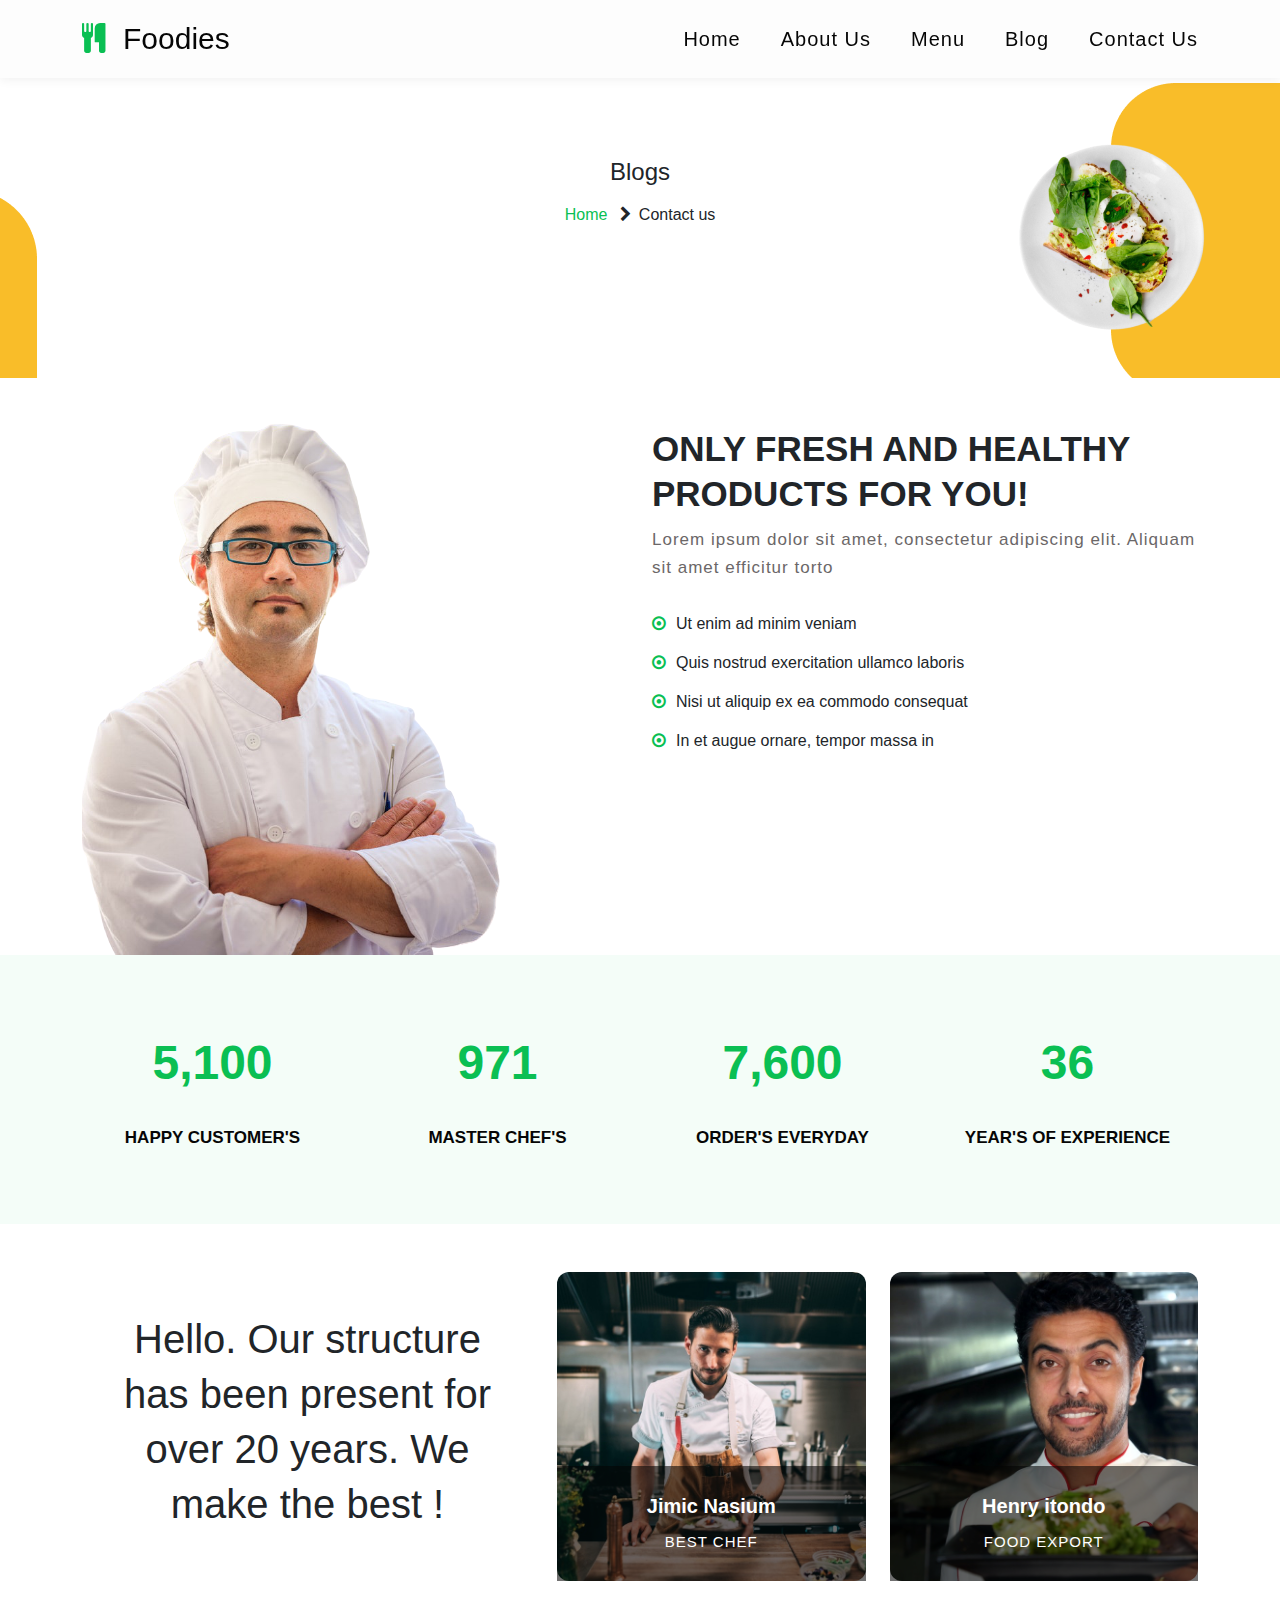
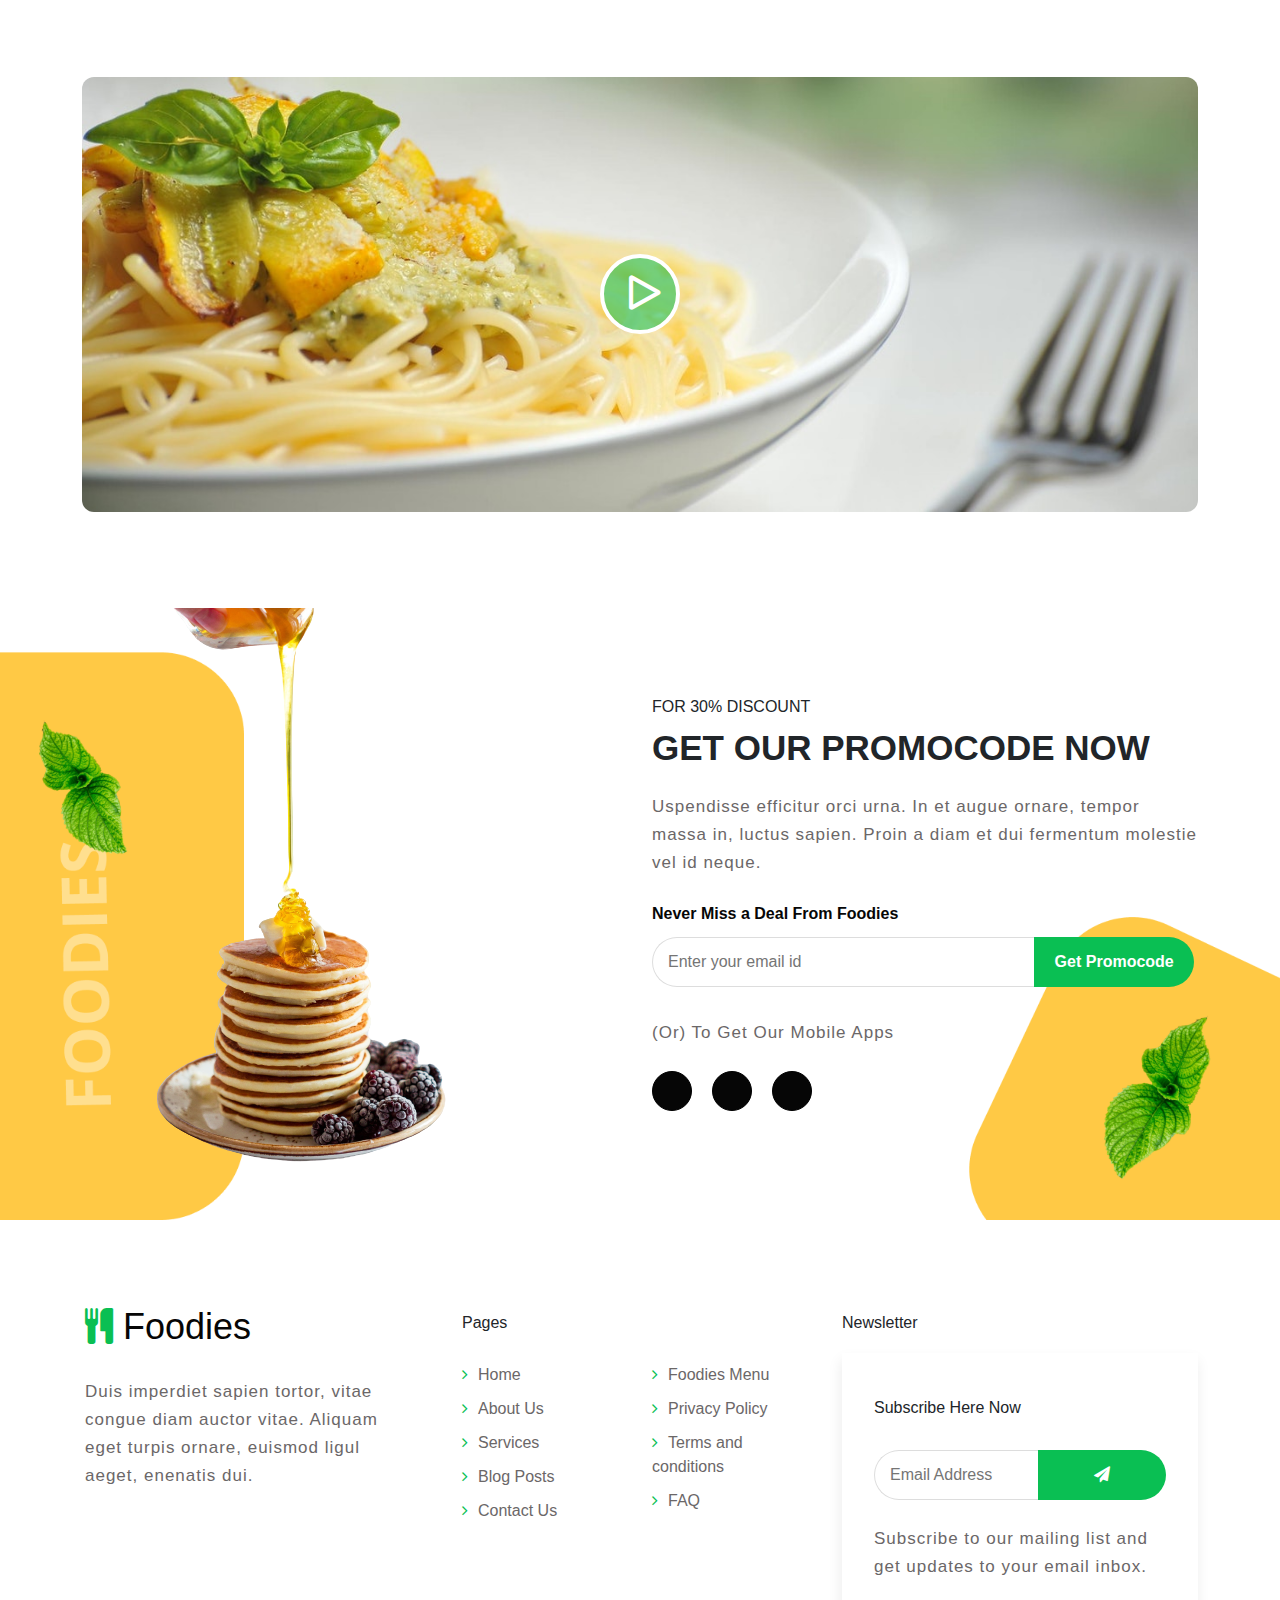
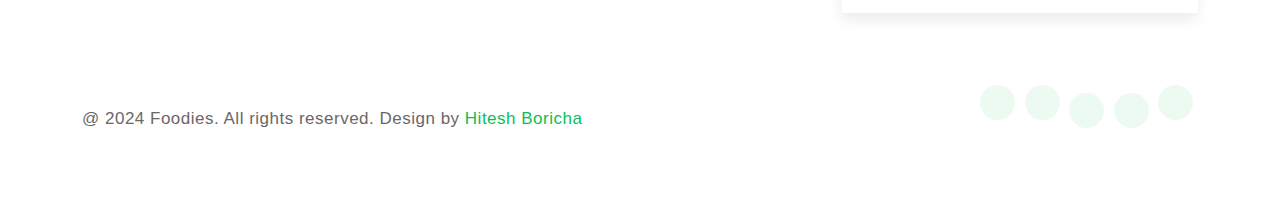
<file: Foodie web/About.html>
<!DOCTYPE html>
<html lang="en">
    <head>
        <meta charset="UTF-8">
        <meta name="viewport" content="width=device-width, initial-scale=1.0">
        <!-- bootstrap css cdn  -->
        <link href="https://cdn.jsdelivr.net/npm/bootstrap@5.0.2/dist/css/bootstrap.min.css" rel="stylesheet">
        <link rel="stylesheet" href="https://cdn.jsdelivr.net/npm/bootstrap-icons@1.11.1/font/bootstrap-icons.css">
        <link rel="stylesheet" href="https://maxcdn.bootstrapcdn.com/font-awesome/4.7.0/css/font-awesome.min.css">
        <link rel="stylesheet" href="https://cdnjs.cloudflare.com/ajax/libs/font-awesome/6.5.1/css/all.min.css"
            integrity="sha512-DTOQO9RWCH3ppGqcWaEA1BIZOC6xxalwEsw9c2QQeAIftl+Vegovlnee1c9QX4TctnWMn13TZye+giMm8e2LwA=="
            crossorigin="anonymous" referrerpolicy="no-referrer" />
        <link rel="shortcut icon" href="./image/th.jfif" type="image/x-icon">
        <link rel="stylesheet" href="./Css/Style.css">
        <script src="https://code.jquery.com/jquery-3.7.1.js" integrity="sha256-eKhayi8LEQwp4NKxN+CfCh+3qOVUtJn3QNZ0TciWLP4=" crossorigin="anonymous"></script>
        <script src="https://code.jquery.com/jquery-2.2.4.js" integrity="sha256-iT6Q9iMJYuQiMWNd9lDyBUStIq/8PuOW33aOqmvFpqI=" crossorigin="anonymous"></script>
        <!-- <link rel="stylesheet" href="CSS/media.css"> -->
        <title>Foodie-web/About-us</title>
        <script src="./Js/counter.js"></script>
        <!-- bootstrap script cdn  -->
        <script src="https://cdn.jsdelivr.net/npm/@popperjs/core@2.9.2/dist/umd/popper.min.js"></script>
        <script src="https://cdn.jsdelivr.net/npm/bootstrap@5.0.2/dist/js/bootstrap.min.js"></script>
    </head>
<body>
  <!-- Header start  -->
  <header class=" position-sticky navbar-expand top-0">
    <div class="container">

        <div class=" d-flex justify-content-between align-items-center py-3  m-0">
            
            <div class="logo width-33"><i class="fa fa-cutlery" style="padding-right: 17px;"></i>Foodies</div>
            
            <nav>
                <ul class="d-flex mb-0" id="navbar">
                    <li><a href="index.html">Home</a></li>
                        <li><a href="About.html">About Us</a></li>
                        <li><a href="menu.html">Menu</a></li>
                        <li><a href="Blog.html">Blog</a></li>
                        <li><a href="Contact.html">Contact Us</a></li>
                </ul>
            </nav>
            
            
            <!-- Sub-menu for media css  -->
            <div class="hambger-menu">
                <span></span>
                <span></span>
                <span></span>
            </div>
        </div>
    </div>
</header>

<div class="inner-banner">
    <section class="bnr-1">
        <div class="container text-center main">
            <h4 class="inner-text-title font-weight-bold mb-sm-3 mb-2">Blogs</h4>
            <ul class="breadcrumbs-custom-path ps-0">
                <li><a href="index.html">Home</a></li>
                <li class="active"><span class="fa fa-chevron-right mx-2" aria-hidden="true"></span>Contact us</li>
            </ul>
        </div>
    </section>
</div>

<section id="About-details">
<div class="About">
    <div class="container">
        <div class="row">
            <div class="col-lg-6 sec-right">
                <img src="./Images/about2.png" alt="" class=" img-fluid">
            </div>

            <div class="col-lg-6 py-lg-5 pt-lg-5 pt-5">
              <h3 class="title-big">
                ONLY FRESH AND HEALTHY PRODUCTS FOR YOU!
              </h3>

              <p>Lorem ipsum dolor sit amet, consectetur adipiscing elit. Aliquam sit amet efficitur torto</p>
              
              <ul class="ul">
                <li><span class="fa fa-dot-circle-o" aria-hidden="true"></span>Ut enim ad minim veniam</li>
                <li><span class="fa fa-dot-circle-o" aria-hidden="true"></span>Quis nostrud exercitation
                    ullamco
                    laboris</li>
                <li><span class="fa fa-dot-circle-o" aria-hidden="true"></span>Nisi ut aliquip ex ea commodo
                    consequat</li>
                <li><span class="fa fa-dot-circle-o" aria-hidden="true"></span>In et augue ornare, tempor
                    massa in</li>
            </ul>
            </div>
        </div>
    </div>
</div>
</section>


 
<section class="stats py-5" id="stats">
    <div class="container py-md-4 py-3">
        <div class="w3-stats">
            <div class="row text-center">
                <div class="col-md-3 col-6">
                    <div class="counter">
                        <div class="timer count-title count-number" data-to="5100" data-speed="1500">5,100</div>
                        <p class="count-text ">happy customer's</p>
                    </div>
                </div>
                <div class="col-md-3 col-6">
                    <div class="counter">
                        <div class="timer count-title count-number" data-to="971" data-speed="1500">971</div>
                        <p class="count-text ">master chef's</p>
                    </div>
                </div>
                <div class="col-md-3 col-6 mt-md-0 mt-4">
                    <div class="counter">
                        <div class="timer count-title count-number" data-to="7600" data-speed="1500">7,600</div>
                        <p class="count-text ">Order's Everyday</p>
                    </div>
                </div>
                <div class="col-md-3 col-6 mt-md-0 mt-4">
                    <div class="counter">
                        <div class="timer count-title count-number" data-to="36" data-speed="1500">36</div>
                        <p class="count-text ">Year's of Experience</p>
                    </div>
                </div>
            </div>
        </div>
    </div>
</section>

<!-- Section - 3 start in html  -->
<section id="Sec-3">
    <div class="About-sec py-5">
        <div class="container pb-md-4 pb-3">
            <div class="row align-items-center">
                <div class="col-lg-5">
                    <h3 class="title-main-2 text-center p-lg-4">Hello. Our structure has been present for over 20
                        years. We make the best !</h3>
                </div>
                <div class="col-lg-7 mt-lg-0 mt-sm-5">
                    <div class="row">
                        <div class="col-sm-6">
                            <div class="position-relative"><img src="./Images/team1.jpg" alt="">
                                <div class="text-position">
                                    <h4>
                                        <a href="#">Jimic Nasium</a>
                                    </h4>
                                    <p>BEST CHEF</p>
                                </div>
                            </div>
                        </div>


                        <div class="col-sm-6 mt-sm-0 mt-4">
                            <div class="position-relative"><img src="./Images/team2.jpg" alt="">
                                <div class="text-position">
                                    <h4>
                                        <a href="#">Henry itondo</a>
                                    </h4>
                                    <p>FOOD EXPORT</p>
                                </div>
                            </div>
                        </div>
                    </div>




                </div>
            </div>

        
        </div>
    </div>
    <!-- </div>
    </div>
    </div> -->
</section>



<section class="w3l-big-video-about video-section pb-md-5 pb-2 pt-md-4 pt-2">
    <div class="container pb-md-5 pb-3">
        <div class="position-relative">
            <img src="./Images/video2.jpg" alt="" class="img-fluid radius-image-full">
            <a href="#small-dialog" class="popup-with-zoom-anim play-view text-center position-absolute">
                <span class="video-play-icon">
                    <span class="fa fa-play"></span>
                </span>
            </a>
            <!-- dialog itself, mfp-hide class is required to make dialog hidden -->
             <!-- <div id="small-dialog" class="zoom-anim-dialog mfp-hide">
                <iframe src="https://www.youtube.com/embed/3lL8Szf0ytc" frameborder="0" allow="autoplay; fullscreen" allowfullscreen=""></iframe>
            </div> -->
        </div>
    </div>
</section>


<!-- Section 8 start in html back image and offer -->
<section id="sec-8">
    <div class="Promo-code pt-md-0 pt-4">
        <div class="container">
            <div class="row flex-promo">
                <div class="col-lg-6 right-img">
                    <img src="./Images/img3.png" alt="">
                </div>

                <div class="col-lg-6 text-left pl-lg-0 md-lg-0 mb-sm-2 mb-4">
                    <div>

                        <h6>FOR 30% DISCOUNT</h6>
                        <h4>GET OUR PROMOCODE NOW</h4>
                        <p class="mb-4">
                            Uspendisse efficitur orci urna. In et augue ornare, tempor massa in, luctus sapien.
                            Proin a diam et dui fermentum molestie vel id neque.
                        </p>
                        <div class="newsletter">
                            <label>Never Miss a Deal From Foodies</label>
                            <form action="#" methos="GET" class="d-flex wrap-align">
                                <input type="email" placeholder="Enter your email id" required="required">
                                <button type="submit">Get Promocode</button>
                            </form>


                            <p class="mobile-text-app mt-4 pt-2">(Or) To Get Our Mobile Apps</p>

                            <div class="app-4-icon">
                                <ul class="d-flex mt-4">
                                    <li><a href="#url" title="Apple" class="app-icon apple-vv"><i
                                                class="fa-brands fa-apple"></i></a></li>
                                    <li><a href="#url" title="Google play" class="app-icon play-vv"><i
                                                class="fa-solid fa-play"></i></a></li>
                                    <li><a href="#url" title="Microsoft" class="app-icon windows-vv"><i
                                                class="fa-brands fa-windows"></i></a></li>
                                </ul>
                            </div>
                        </div>
                    </div>
                </div>
            </div>
        </div>
    </div>
</section>


   <!-- footer start in html -->
    <section id="footer">
        <div class="Footer-container">
            <div class="container">
                <div class="row">
                    <div class="col-lg-4 foot-1">
                        <a class="logo" href="index.html"><i class="fa fa-cutlery" aria-hidden="true"></i> Foodies</a>
                        <p class="mt-4">
                            Duis imperdiet sapien tortor, vitae congue diam auctor vitae. Aliquam eget turpis ornare,
                            euismod ligul aeget, enenatis dui.
                        </p>
                    </div>

                    <div class="col-lg-4 mt-lg-0 mt-4 foot-pages">
                        <h3>Pages</h3>
                        <div class="row">

                            <div class="col-6 column-1">
                                <ul class="footer-gd-16">
                                    <li><a href="index.html"><i class="fa fa-angle-right"
                                                aria-hidden="true"></i>Home</a></li>
                                    <li><a href="about.html"><i class="fa fa-angle-right" aria-hidden="true"></i>About
                                            Us</a></li>
                                    <li><a href="#services"><i class="fa fa-angle-right"
                                                aria-hidden="true"></i>Services</a></li>
                                    <li><a href="blog.html"><i class="fa fa-angle-right" aria-hidden="true"></i>Blog
                                            Posts</a></li>
                                    <li><a href="contact.html"><i class="fa fa-angle-right"
                                                aria-hidden="true"></i>Contact Us</a></li>
                                </ul>
                            </div>
                            <div class="col-6 column pl-0">
                                <ul class="footer-gd-16">
                                    <li><a href="menu.html"><i class="fa fa-angle-right" aria-hidden="true"></i>Foodies
                                            Menu</a></li>
                                    <li><a href="#privacy"><i class="fa fa-angle-right" aria-hidden="true"></i>Privacy
                                            Policy</a></li>
                                    <li><a href="#terms"><i class="fa fa-angle-right" aria-hidden="true"></i>Terms and
                                            conditions</a></li>
                                    <li><a href="#faq"><i class="fa fa-angle-right" aria-hidden="true"></i>FAQ</a></li>
                                </ul>
                            </div>
                        </div>
                    </div>

                    <div class="col-lg-4 col-md-7 column mt-lg-0 mt-4">
                        <h3>Newsletter </h3>
                        <div class="end-column">
                            <h3>Subscribe Here Now</h3>
                            <form action="#" class="subscribe" method="post">
                                <input type="email" name="email" placeholder="Email Address" required="">
                                <button><span class="fa fa-paper-plane" aria-hidden="true"></span></button>
                            </form>
                            <p>Subscribe to our mailing list and get updates to your email inbox.</p>
                        </div>
                    </div>

                  
                </div>

                <div class="d-flex below-section justify-content-between align-items-center pt-4 mt-5">
                    <div class=" text-lg-left">
                        <p class="copy-text">@ 2024 Foodies. All rights reserved. Design by <a href="#" target="_blank">
                                Hitesh Boricha</a>
                        </p>
                    </div>
                    <div class="columns-2 mt-md-0 mt-3">
                        <ul class="social">
                            <li><a href="#facebook"><i class="fa-brands fa-facebook"></i></a>
                            </li>
                            <li><a href="#linkedin"><i class="fa-brands fa-linkedin"></i></a>
                            </li>
                            <li><a href="#twitter"><i class="fa-brands fa-x-twitter"></i></a>
                            </li>
                            <li><a href="#google"><i class="fa-brands fa-google-plus-g"></i></a>
                            </li>
                            <li><a href="#github"><i class="fa-brands fa-github"></i></a>
                            </li>
                        </ul>
                    </div>
                </div>
            </div>
        </div>
    </section>
<script src="./Js/min.js"></script>

</body>
</html>
</file>
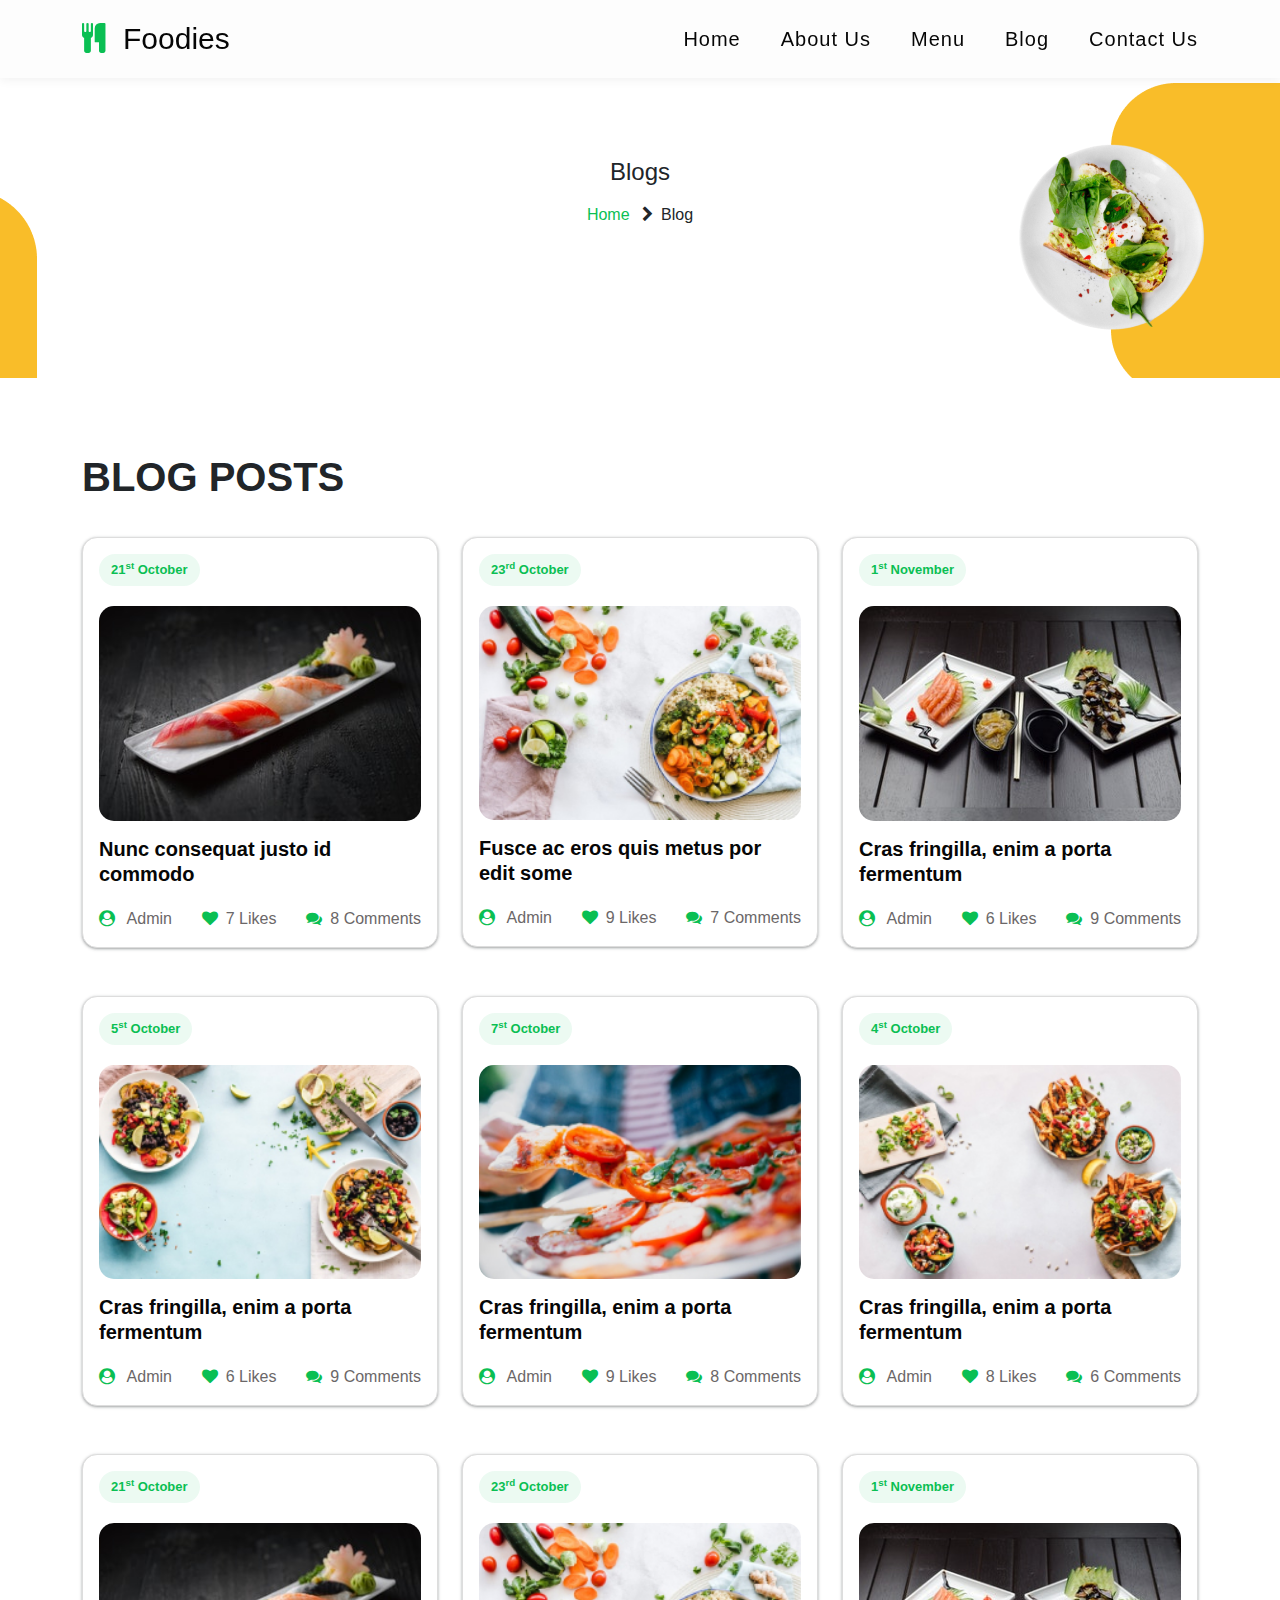
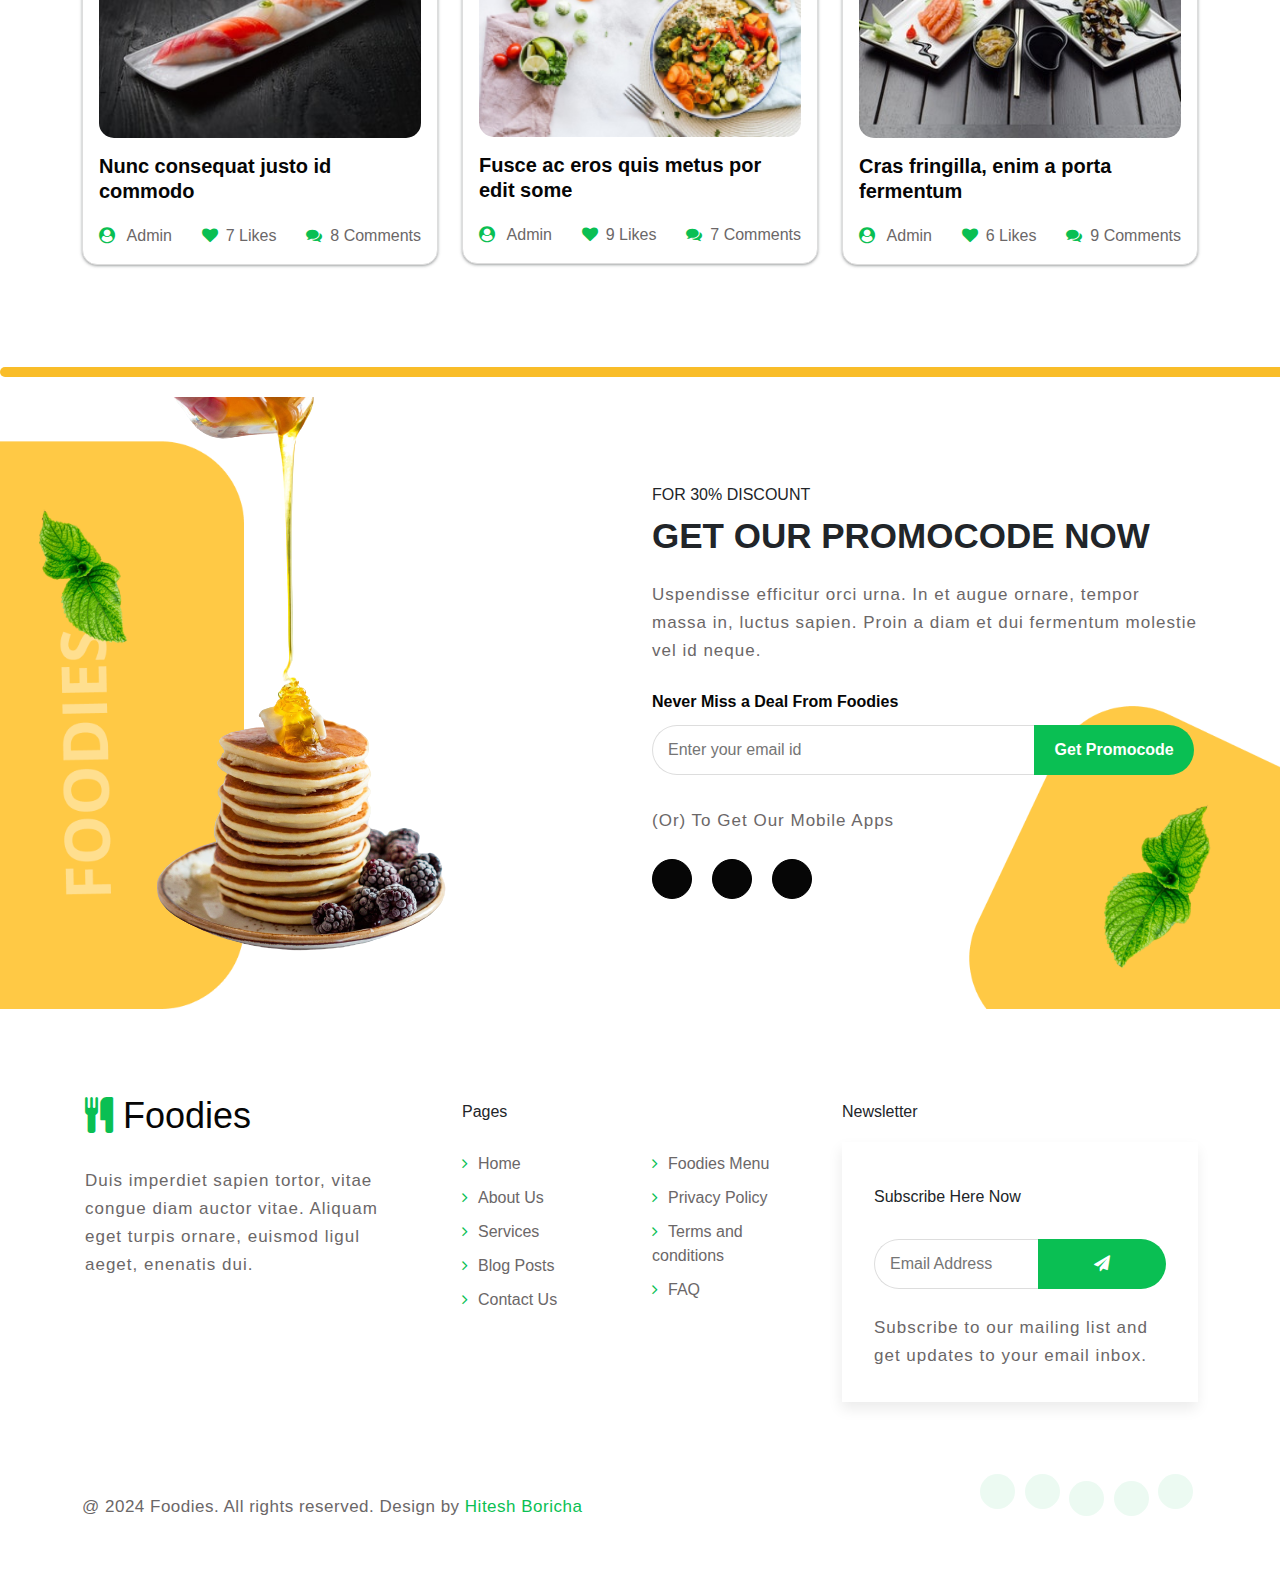
<file: Foodie web/Blog.html>
<!DOCTYPE html>
<html lang="en">
    <head>
        <meta charset="UTF-8">
        <meta name="viewport" content="width=device-width, initial-scale=1.0">
        <!-- bootstrap css cdn  -->
        <link href="https://cdn.jsdelivr.net/npm/bootstrap@5.0.2/dist/css/bootstrap.min.css" rel="stylesheet">
        <link rel="stylesheet" href="https://cdn.jsdelivr.net/npm/bootstrap-icons@1.11.1/font/bootstrap-icons.css">
        <link rel="stylesheet" href="https://maxcdn.bootstrapcdn.com/font-awesome/4.7.0/css/font-awesome.min.css">
        <link rel="stylesheet" href="https://cdnjs.cloudflare.com/ajax/libs/font-awesome/6.5.1/css/all.min.css"
            integrity="sha512-DTOQO9RWCH3ppGqcWaEA1BIZOC6xxalwEsw9c2QQeAIftl+Vegovlnee1c9QX4TctnWMn13TZye+giMm8e2LwA=="
            crossorigin="anonymous" referrerpolicy="no-referrer" />
        <link rel="shortcut icon" href="./image/th.jfif" type="image/x-icon">
        <link rel="stylesheet" href="./Css/Style.css">
        <!-- <link rel="stylesheet" href="CSS/media.css"> -->
        <title>Foodie-web/Blog</title>
        <!-- bootstrap script cdn  -->
        <script src="https://cdn.jsdelivr.net/npm/@popperjs/core@2.9.2/dist/umd/popper.min.js"></script>
        <script src="https://cdn.jsdelivr.net/npm/bootstrap@5.0.2/dist/js/bootstrap.min.js"></script>
    </head>
<body>
     <!-- Header start  -->
   <header class=" position-sticky navbar-expand top-0">
    <div class="container">

        <div class=" d-flex justify-content-between align-items-center py-3  m-0">
            
            <div class="logo width-33"><i class="fa fa-cutlery" style="padding-right: 17px;"></i>Foodies</div>
            
            <nav>
                <ul class="d-flex mb-0" id="navbar">
                    <li><a href="index.html">Home</a></li>
                        <li><a href="About.html">About Us</a></li>
                        <li><a href="menu.html">Menu</a></li>
                        <li><a href="Blog.html">Blog</a></li>
                        <li><a href="Contact.html">Contact Us</a></li>
                </ul>
            </nav>
            
            
            <!-- Sub-menu for media css  -->
            <div class="hambger-menu">
                <span></span>
                <span></span>
                <span></span>
            </div>
        </div>
    </div>
</header>
<div class="inner-banner">
    <section class="bnr-1">
        <div class="container text-center main">
            <h4 class="inner-text-title font-weight-bold mb-sm-3 mb-2">Blogs</h4>
            <ul class="breadcrumbs-custom-path ps-0">
                <li><a href="index.html">Home</a></li>
                <li class="active"><span class="fa fa-chevron-right mx-2" aria-hidden="true"></span>Blog</li>
            </ul>
        </div>
    </section>
</div>


<section class="blog-sec py-5">
    <div class="services-layout py-md-4 py-3">
        <div class="container">
            <h3 class="title-big mb-4 pb-2">Blog Posts</h3>
            <div class="row">
                <div class="col-lg-4 col-md-6 column column-img" id="zoomIn">
                    <div class="services-gd">
                        <div class="serve-info">
                            <h3 class="date">21<sup>st</sup> October</h3>
                            <a href="blog.html">
                                <figure>
                                    <img class="img-responsive" src="./Images/blog6.jpg" alt="blog-image">
                                </figure>
                            </a>
                            <h3> <a href="blog-single.html" class="vv-link">Nunc consequat justo id commodo</a>
                            </h3>
                            <ul class="admin-list">
                                <li><a href="blog-single.html"><span class="fa fa-user-circle" aria-hidden="true"></span>
                                        Admin</a></li>
                                <li><a href="blog-single.html"><span class="fa fa-heart" aria-hidden="true"></span>7
                                        Likes</a></li>
                                <li><a href="blog-single.html"><span class="fa fa-comments" aria-hidden="true"></span>8 Comments</a>
                                </li>
                            </ul>
                        </div>
                    </div>
                </div>
                <div class="col-lg-4 col-md-6 column column-img mt-md-0 mt-4" id="zoomIn">
                    <div class="services-gd">
                        <div class="serve-info">
                            <h3 class="date">23<sup>rd</sup> October</h3>
                            <a href="blog.html">
                                <figure>
                                    <img class="img-responsive" src="./Images/blog2.jpg" alt="blog-image">
                                </figure>
                            </a>
                            <h3> <a href="blog.html" class="vv-link">Fusce ac eros quis metus por edit
                                    some</a>
                            </h3>
                            <ul class="admin-list">
                                <li><a href="blog.html"><span class="fa fa-user-circle" aria-hidden="true"></span>
                                        Admin</a></li>
                                <li><a href="blog.html"><span class="fa fa-heart" aria-hidden="true"></span>9
                                        Likes</a></li>
                                <li><a href="blog.html"><span class="fa fa-comments" aria-hidden="true"></span>7 Comments</a>
                                </li>
                            </ul>
                        </div>
                    </div>
                </div>
                <div class="col-lg-4 col-md-6 mt-lg-0 mt-md-5 mt-4 column column-img" id="zoomIn">
                    <div class="services-gd">
                        <div class="serve-info">
                            <h3 class="date">1<sup>st</sup> November</h3>
                            <a href="blog.html">
                                <figure>
                                    <img class="img-responsive" src="./Images/blog5.jpg" alt="blog-image">
                                </figure>
                            </a>
                            <h3> <a href="blog.html" class="vv-link">Cras fringilla, enim a porta
                                    fermentum</a>
                            </h3>
                            <ul class="admin-list">
                                <li><a href="blog.html"><span class="fa fa-user-circle" aria-hidden="true"></span>
                                        Admin</a></li>
                                <li><a href="blog.html"><span class="fa fa-heart" aria-hidden="true"></span>6
                                        Likes</a></li>
                                <li><a href="blog.html"><span class="fa fa-comments" aria-hidden="true"></span>9 Comments</a>
                                </li>
                            </ul>
                        </div>
                    </div>
                </div>
                <div class="col-lg-4 col-md-6 mt-md-5 mt-4 column column-img" id="zoomIn">
                    <div class="services-gd">
                        <div class="serve-info">
                            <h3 class="date">5<sup>st</sup> October</h3>
                            <a href="blog.html">
                                <figure>
                                    <img class="img-responsive" src="./Images/blog1.jpg" alt="blog-image">
                                </figure>
                            </a>
                            <h3> <a href="blog.html" class="vv-link">Cras fringilla, enim a porta
                                    fermentum</a>
                            </h3>
                            <ul class="admin-list">
                                <li><a href="blog.html"><span class="fa fa-user-circle" aria-hidden="true"></span>
                                        Admin</a></li>
                                <li><a href="blog.html"><span class="fa fa-heart" aria-hidden="true"></span>6
                                        Likes</a></li>
                                <li><a href="blog.html"><span class="fa fa-comments" aria-hidden="true"></span>9 Comments</a>
                                </li>
                            </ul>
                        </div>
                    </div>
                </div>
                <div class="col-lg-4 col-md-6 mt-md-5 mt-4 column column-img" id="zoomIn">
                    <div class="services-gd">
                        <div class="serve-info">
                            <h3 class="date">7<sup>st</sup> October</h3>
                            <a href="blog.html">
                                <figure>
                                    <img class="img-responsive" src="./Images/blog4.jpg" alt="blog-image">
                                </figure>
                            </a>
                            <h3> <a href="blog.html" class="vv-link">Cras fringilla, enim a porta
                                    fermentum</a>
                            </h3>
                            <ul class="admin-list">
                                <li><a href="blog.html"><span class="fa fa-user-circle" aria-hidden="true"></span>
                                        Admin</a></li>
                                <li><a href="blog.html"><span class="fa fa-heart" aria-hidden="true"></span>9
                                        Likes</a></li>
                                <li><a href="blog.html"><span class="fa fa-comments" aria-hidden="true"></span>8 Comments</a>
                                </li>
                            </ul>
                        </div>
                    </div>
                </div>
                <div class="col-lg-4 col-md-6 mt-md-5 mt-4 column column-img" id="zoomIn">
                    <div class="services-gd">
                        <div class="serve-info">
                            <h3 class="date">4<sup>st</sup> October</h3>
                            <a href="blog.html">
                                <figure>
                                    <img class="img-responsive" src="./Images/blog3.jpg" alt="blog-image">
                                </figure>
                            </a>
                            <h3> <a href="blog-single.html" class="vv-link">Cras fringilla, enim a porta
                                    fermentum</a>
                            </h3>
                            <ul class="admin-list">
                                <li><a href="blog.html"><span class="fa fa-user-circle" aria-hidden="true"></span>
                                        Admin</a></li>
                                <li><a href="blog.html"><span class="fa fa-heart" aria-hidden="true"></span>8
                                        Likes</a></li>
                                <li><a href="blog.html"><span class="fa fa-comments" aria-hidden="true"></span>6 Comments</a>
                                </li>
                            </ul>
                        </div>
                    </div>
                </div>
                <div class="col-lg-4 col-md-6 mt-md-5 mt-4 column column-img" id="zoomIn">
                    <div class="services-gd">
                        <div class="serve-info">
                            <h3 class="date">21<sup>st</sup> October</h3>
                            <a href="blog.html">
                                <figure>
                                    <img class="img-responsive" src="./Images/blog6.jpg" alt="blog-image">
                                </figure>
                            </a>
                            <h3> <a href="blog.html" class="vv-link">Nunc consequat justo id commodo</a>
                            </h3>
                            <ul class="admin-list">
                                <li><a href="blog.html"><span class="fa fa-user-circle" aria-hidden="true"></span>
                                        Admin</a></li>
                                <li><a href="blog.html"><span class="fa fa-heart" aria-hidden="true"></span>7
                                        Likes</a></li>
                                <li><a href="blog.html"><span class="fa fa-comments" aria-hidden="true"></span>8 Comments</a>
                                </li>
                            </ul>
                        </div>
                    </div>
                </div>
                <div class="col-lg-4 col-md-6 mt-md-5 mt-4column column-img mt-md-0 mt-4" id="zoomIn">
                    <div class="services-gd">
                        <div class="serve-info">
                            <h3 class="date">23<sup>rd</sup> October</h3>
                            <a href="blog.html">
                                <figure>
                                    <img class="img-responsive" src="./Images/blog2.jpg" alt="blog-image">
                                </figure>
                            </a>
                            <h3> <a href="blog.html" class="vv-link">Fusce ac eros quis metus por edit
                                    some</a>
                            </h3>
                            <ul class="admin-list">
                                <li><a href="blog.html"><span class="fa fa-user-circle" aria-hidden="true"></span>
                                        Admin</a></li>
                                <li><a href="blog.html"><span class="fa fa-heart" aria-hidden="true"></span>9
                                        Likes</a></li>
                                <li><a href="blog.html"><span class="fa fa-comments" aria-hidden="true"></span>7 Comments</a>
                                </li>
                            </ul>
                        </div>
                    </div>
                </div>
                <div class="col-lg-4 col-md-6 mt-md-5 mt-4 column column-img" id="zoomIn">
                    <div class="services-gd">
                        <div class="serve-info">
                            <h3 class="date">1<sup>st</sup> November</h3>
                            <a href="blog.html">
                                <figure>
                                    <img class="img-responsive" src="./Images/blog5.jpg" alt="blog-image">
                                </figure>
                            </a>
                            <h3> <a href="blog.html" class="vv-link">Cras fringilla, enim a porta
                                    fermentum</a>
                            </h3>
                            <ul class="admin-list">
                                <li><a href="blog.html"><span class="fa fa-user-circle" aria-hidden="true"></span>
                                        Admin</a></li>
                                <li><a href="blog.html"><span class="fa fa-heart" aria-hidden="true"></span>6
                                        Likes</a></li>
                                <li><a href="blog.html"><span class="fa fa-comments" aria-hidden="true"></span>9 Comments</a>
                                </li>
                            </ul>
                        </div>
                    </div>
                </div>
            </div>
            
        </div>
    </div>
</section>
<div class="border-sec"></div>

 <!-- Section 8 start in html back image and offer -->
 <section id="sec-8">
    <div class="Promo-code pt-md-0 pt-4">
        <div class="container">
            <div class="row flex-promo">
                <div class="col-lg-6 right-img">
                    <img src="./Images/img3.png" alt="">
                </div>

                <div class="col-lg-6 text-left pl-lg-0 md-lg-0 mb-sm-2 mb-4">
                    <div>

                        <h6>FOR 30% DISCOUNT</h6>
                        <h4>GET OUR PROMOCODE NOW</h4>
                        <p class="mb-4">
                            Uspendisse efficitur orci urna. In et augue ornare, tempor massa in, luctus sapien.
                            Proin a diam et dui fermentum molestie vel id neque.
                        </p>
                        <div class="newsletter">
                            <label>Never Miss a Deal From Foodies</label>
                            <form action="#" methos="GET" class="d-flex wrap-align">
                                <input type="email" placeholder="Enter your email id" required="required">
                                <button type="submit">Get Promocode</button>
                            </form>


                            <p class="mobile-text-app mt-4 pt-2">(Or) To Get Our Mobile Apps</p>

                            <div class="app-4-icon">
                                <ul class="d-flex mt-4">
                                    <li><a href="#url" title="Apple" class="app-icon apple-vv"><i
                                                class="fa-brands fa-apple"></i></a></li>
                                    <li><a href="#url" title="Google play" class="app-icon play-vv"><i
                                                class="fa-solid fa-play"></i></a></li>
                                    <li><a href="#url" title="Microsoft" class="app-icon windows-vv"><i
                                                class="fa-brands fa-windows"></i></a></li>
                                </ul>
                            </div>
                        </div>
                    </div>
                </div>
            </div>
        </div>
    </div>
</section>


<section id="footer">
    <div class="Footer-container">
        <div class="container">
            <div class="row">
                <div class="col-lg-4 foot-1">
                    <a class="logo" href="index.html"><i class="fa fa-cutlery" aria-hidden="true"></i> Foodies</a>
                    <p class="mt-4">
                        Duis imperdiet sapien tortor, vitae congue diam auctor vitae. Aliquam eget turpis ornare,
                        euismod ligul aeget, enenatis dui.
                    </p>
                </div>

                <div class="col-lg-4 mt-lg-0 mt-4 foot-pages">
                    <h3>Pages</h3>
                    <div class="row">

                        <div class="col-6 column-1">
                            <ul class="footer-gd-16">
                                <li><a href="index.html"><i class="fa fa-angle-right"
                                            aria-hidden="true"></i>Home</a></li>
                                <li><a href="about.html"><i class="fa fa-angle-right" aria-hidden="true"></i>About
                                        Us</a></li>
                                <li><a href="#services"><i class="fa fa-angle-right"
                                            aria-hidden="true"></i>Services</a></li>
                                <li><a href="blog.html"><i class="fa fa-angle-right" aria-hidden="true"></i>Blog
                                        Posts</a></li>
                                <li><a href="contact.html"><i class="fa fa-angle-right"
                                            aria-hidden="true"></i>Contact Us</a></li>
                            </ul>
                        </div>
                        <div class="col-6 column pl-0">
                            <ul class="footer-gd-16">
                                <li><a href="menu.html"><i class="fa fa-angle-right" aria-hidden="true"></i>Foodies
                                        Menu</a></li>
                                <li><a href="#privacy"><i class="fa fa-angle-right" aria-hidden="true"></i>Privacy
                                        Policy</a></li>
                                <li><a href="#terms"><i class="fa fa-angle-right" aria-hidden="true"></i>Terms and
                                        conditions</a></li>
                                <li><a href="#faq"><i class="fa fa-angle-right" aria-hidden="true"></i>FAQ</a></li>
                            </ul>
                        </div>
                    </div>
                </div>

                <div class="col-lg-4 col-md-7 column mt-lg-0 mt-4">
                    <h3>Newsletter </h3>
                    <div class="end-column">
                        <h3>Subscribe Here Now</h3>
                        <form action="#" class="subscribe" method="post">
                            <input type="email" name="email" placeholder="Email Address" required="">
                            <button><span class="fa fa-paper-plane" aria-hidden="true"></span></button>
                        </form>
                        <p>Subscribe to our mailing list and get updates to your email inbox.</p>
                    </div>
                </div>

              
            </div>

            <div class="d-flex below-section justify-content-between align-items-center pt-4 mt-5">
                <div class=" text-lg-left">
                    <p class="copy-text">@ 2024 Foodies. All rights reserved. Design by <a href="#" target="_blank">
                            Hitesh Boricha</a>
                    </p>
                </div>
                <div class="columns-2 mt-md-0 mt-3">
                    <ul class="social">
                        <li><a href="#facebook"><i class="fa-brands fa-facebook"></i></a>
                        </li>
                        <li><a href="#linkedin"><i class="fa-brands fa-linkedin"></i></a>
                        </li>
                        <li><a href="#twitter"><i class="fa-brands fa-x-twitter"></i></a>
                        </li>
                        <li><a href="#google"><i class="fa-brands fa-google-plus-g"></i></a>
                        </li>
                        <li><a href="#github"><i class="fa-brands fa-github"></i></a>
                        </li>
                    </ul>
                </div>
            </div>
        </div>
    </div>
</section>
<script src="./Js/min.js"></script>
</body>
</html>
</file>
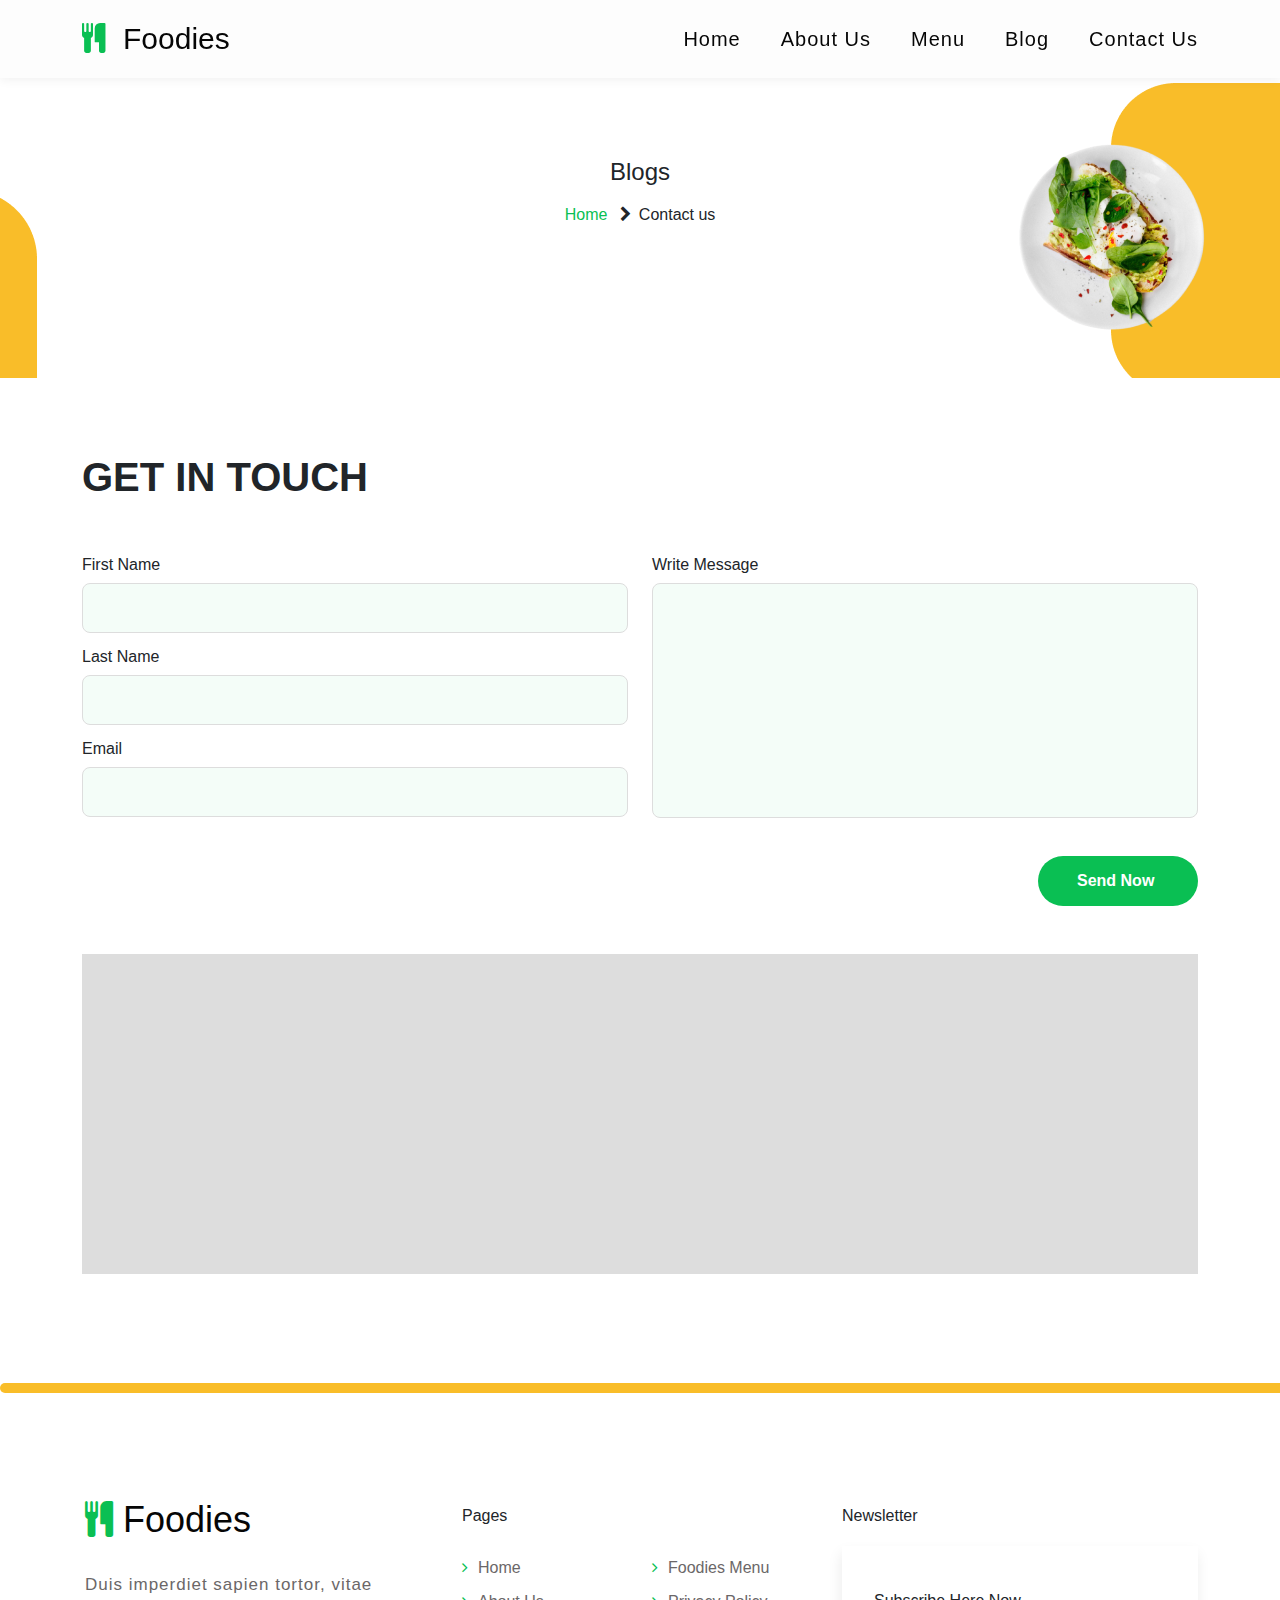
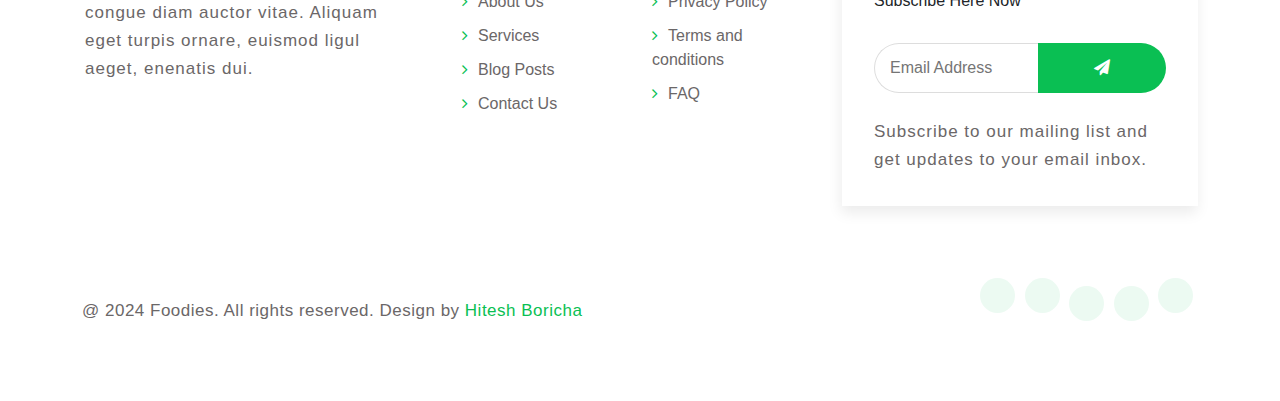
<file: Foodie web/Contact.html>
<!DOCTYPE html>
<html lang="en">
<head>
    <meta charset="UTF-8">
    <meta name="viewport" content="width=device-width, initial-scale=1.0">
    <!-- bootstrap css cdn  -->
    <link href="https://cdn.jsdelivr.net/npm/bootstrap@5.0.2/dist/css/bootstrap.min.css" rel="stylesheet">
    <link rel="stylesheet" href="https://cdn.jsdelivr.net/npm/bootstrap-icons@1.11.1/font/bootstrap-icons.css">
    <link rel="stylesheet" href="https://maxcdn.bootstrapcdn.com/font-awesome/4.7.0/css/font-awesome.min.css">
    <link rel="stylesheet" href="https://cdnjs.cloudflare.com/ajax/libs/font-awesome/6.5.1/css/all.min.css"
        integrity="sha512-DTOQO9RWCH3ppGqcWaEA1BIZOC6xxalwEsw9c2QQeAIftl+Vegovlnee1c9QX4TctnWMn13TZye+giMm8e2LwA=="
        crossorigin="anonymous" referrerpolicy="no-referrer" />
    <link rel="shortcut icon" href="./image/th.jfif" type="image/x-icon">
    <link rel="stylesheet" href="./Css/Style.css">
    <!-- <link rel="stylesheet" href="CSS/media.css"> -->
    <title>Foodie-web/contact</title>
    <!-- bootstrap script cdn  -->
    <script src="https://cdn.jsdelivr.net/npm/@popperjs/core@2.9.2/dist/umd/popper.min.js"></script>
    <script src="https://cdn.jsdelivr.net/npm/bootstrap@5.0.2/dist/js/bootstrap.min.js"></script>
</head>
<body>

    <!-- Header start  -->
   <header class=" position-sticky navbar-expand top-0">
    <div class="container">

        <div class=" d-flex justify-content-between align-items-center py-3  m-0">
            
            <div class="logo width-33"><i class="fa fa-cutlery" style="padding-right: 17px;"></i>Foodies</div>
            
            <nav>
                <ul class="d-flex mb-0" id="navbar">
                    <li><a href="index.html">Home</a></li>
                    <li><a href="About.html">About Us</a></li>
                    <li><a href="menu.html">Menu</a></li>
                    <li><a href="Blog.html">Blog</a></li>
                    <li><a href="Contact.html">Contact Us</a></li>
                </ul>
            </nav>
            
            
            <!-- Sub-menu for media css  -->
            <div class="hambger-menu">
                <span></span>
                <span></span>
                <span></span>
            </div>
        </div>
    </div>
</header>


<div class="inner-banner">
    <section class="bnr-1">
        <div class="container text-center main">
            <h4 class="inner-text-title font-weight-bold mb-sm-3 mb-2">Blogs</h4>
            <ul class="breadcrumbs-custom-path ps-0">
                <li><a href="index.html">Home</a></li>
                <li class="active"><span class="fa fa-chevron-right mx-2" aria-hidden="true"></span>Contact us</li>
            </ul>
        </div>
    </section>
</div>


 <section id="contact">
    <div class="py-5 sec-main">
        <div class="container py-md-4 py-4">
          <div class="form-contact">
            <h3 class="title-big mb-5">GET IN TOUCH</h3>
            <form method="post" class="w3layouts-contact-fm" action="Index.html">
                <div class="row main-cont-sec">
                    <div class="col-md-6 left-cont-contact">
                        <div class="form-group">
                            <label for="Name">First Name</label>
                            <input class="form-control" type="text" name="w3lName" id="w3lName" placeholder="" required="">
                        </div>
                        <div class="form-group">
                            <label for="w3lName">Last Name</label>
                            <input class="form-control" type="text" name="w3lName" id="w3lName" placeholder="" required="">
                        </div>
                        <div class="form-group">
                            <label for="Sender">Email</label>
                            <input class="form-control" type="email" name="w3lSender" id="w3lSender" placeholder="" required="">
                        </div>
                    </div>
                    <div class="col-md-6 right-cont-contact mt-md-0 mt-1">
                        <div class="form-group">
                            <label for="w3lSubject">Write Message</label>
                            <textarea class="form-control" name="w3lMessage" id="w3lMessage" placeholder="" required=""></textarea>
                        </div>
                    </div>
                </div>
                <div class="form-group-2 mt-4">
                    <button type="submit" class="btn button-style d-flex  contact-btn">Send Now</button>
                </div>
            </form>
            
        </div>
        <iframe class="map-contact" src="https://www.google.com/maps/embed?pb=!1m18!1m12!1m3!1d6509162.831475898!2d-123.79818215689443!3d37.19305185672543!2m3!1f0!2f0!3f0!3m2!1i1024!2i768!4f13.1!3m3!1m2!1s0x808fb9fe5f285e3d%3A0x8b5109a227086f55!2sCalifornia%2C+USA!5e0!3m2!1sen!2sin!4v1535716535953" allowfullscreen=""></iframe>
        </div>
    </div>
 </section>

 <div class="border-sec"></div>

 <section id="footer">
    <div class="Footer-container">
        <div class="container">
            <div class="row">
                <div class="col-lg-4 foot-1">
                    <a class="logo" href="index.html"><i class="fa fa-cutlery" aria-hidden="true"></i> Foodies</a>
                    <p class="mt-4">
                        Duis imperdiet sapien tortor, vitae congue diam auctor vitae. Aliquam eget turpis ornare,
                        euismod ligul aeget, enenatis dui.
                    </p>
                </div>

                <div class="col-lg-4 mt-lg-0 mt-4 foot-pages">
                    <h3>Pages</h3>
                    <div class="row">

                        <div class="col-6 column-1">
                            <ul class="footer-gd-16">
                                <li><a href="index.html"><i class="fa fa-angle-right"
                                            aria-hidden="true"></i>Home</a></li>
                                <li><a href="about.html"><i class="fa fa-angle-right" aria-hidden="true"></i>About
                                        Us</a></li>
                                <li><a href="#services"><i class="fa fa-angle-right"
                                            aria-hidden="true"></i>Services</a></li>
                                <li><a href="blog.html"><i class="fa fa-angle-right" aria-hidden="true"></i>Blog
                                        Posts</a></li>
                                <li><a href="contact.html"><i class="fa fa-angle-right"
                                            aria-hidden="true"></i>Contact Us</a></li>
                            </ul>
                        </div>
                        <div class="col-6 column pl-0">
                            <ul class="footer-gd-16">
                                <li><a href="menu.html"><i class="fa fa-angle-right" aria-hidden="true"></i>Foodies
                                        Menu</a></li>
                                <li><a href="#privacy"><i class="fa fa-angle-right" aria-hidden="true"></i>Privacy
                                        Policy</a></li>
                                <li><a href="#terms"><i class="fa fa-angle-right" aria-hidden="true"></i>Terms and
                                        conditions</a></li>
                                <li><a href="#faq"><i class="fa fa-angle-right" aria-hidden="true"></i>FAQ</a></li>
                            </ul>
                        </div>
                    </div>
                </div>

                <div class="col-lg-4 col-md-7 column mt-lg-0 mt-4">
                    <h3>Newsletter </h3>
                    <div class="end-column">
                        <h3>Subscribe Here Now</h3>
                        <form action="#" class="subscribe" method="post">
                            <input type="email" name="email" placeholder="Email Address" required="">
                            <button><span class="fa fa-paper-plane" aria-hidden="true"></span></button>
                        </form>
                        <p>Subscribe to our mailing list and get updates to your email inbox.</p>
                    </div>
                </div>

              
            </div>

            <div class="d-flex below-section justify-content-between align-items-center pt-4 mt-5">
                <div class=" text-lg-left">
                    <p class="copy-text">@ 2024 Foodies. All rights reserved. Design by <a href="#" target="_blank">
                            Hitesh Boricha</a>
                    </p>
                </div>
                <div class="columns-2 mt-md-0 mt-3">
                    <ul class="social">
                        <li><a href="#facebook"><i class="fa-brands fa-facebook"></i></a>
                        </li>
                        <li><a href="#linkedin"><i class="fa-brands fa-linkedin"></i></a>
                        </li>
                        <li><a href="#twitter"><i class="fa-brands fa-x-twitter"></i></a>
                        </li>
                        <li><a href="#google"><i class="fa-brands fa-google-plus-g"></i></a>
                        </li>
                        <li><a href="#github"><i class="fa-brands fa-github"></i></a>
                        </li>
                    </ul>
                </div>
            </div>
        </div>
    </div>
</section>
   <script src="./Js/min.js"></script> 
</body>
</html>
</file>
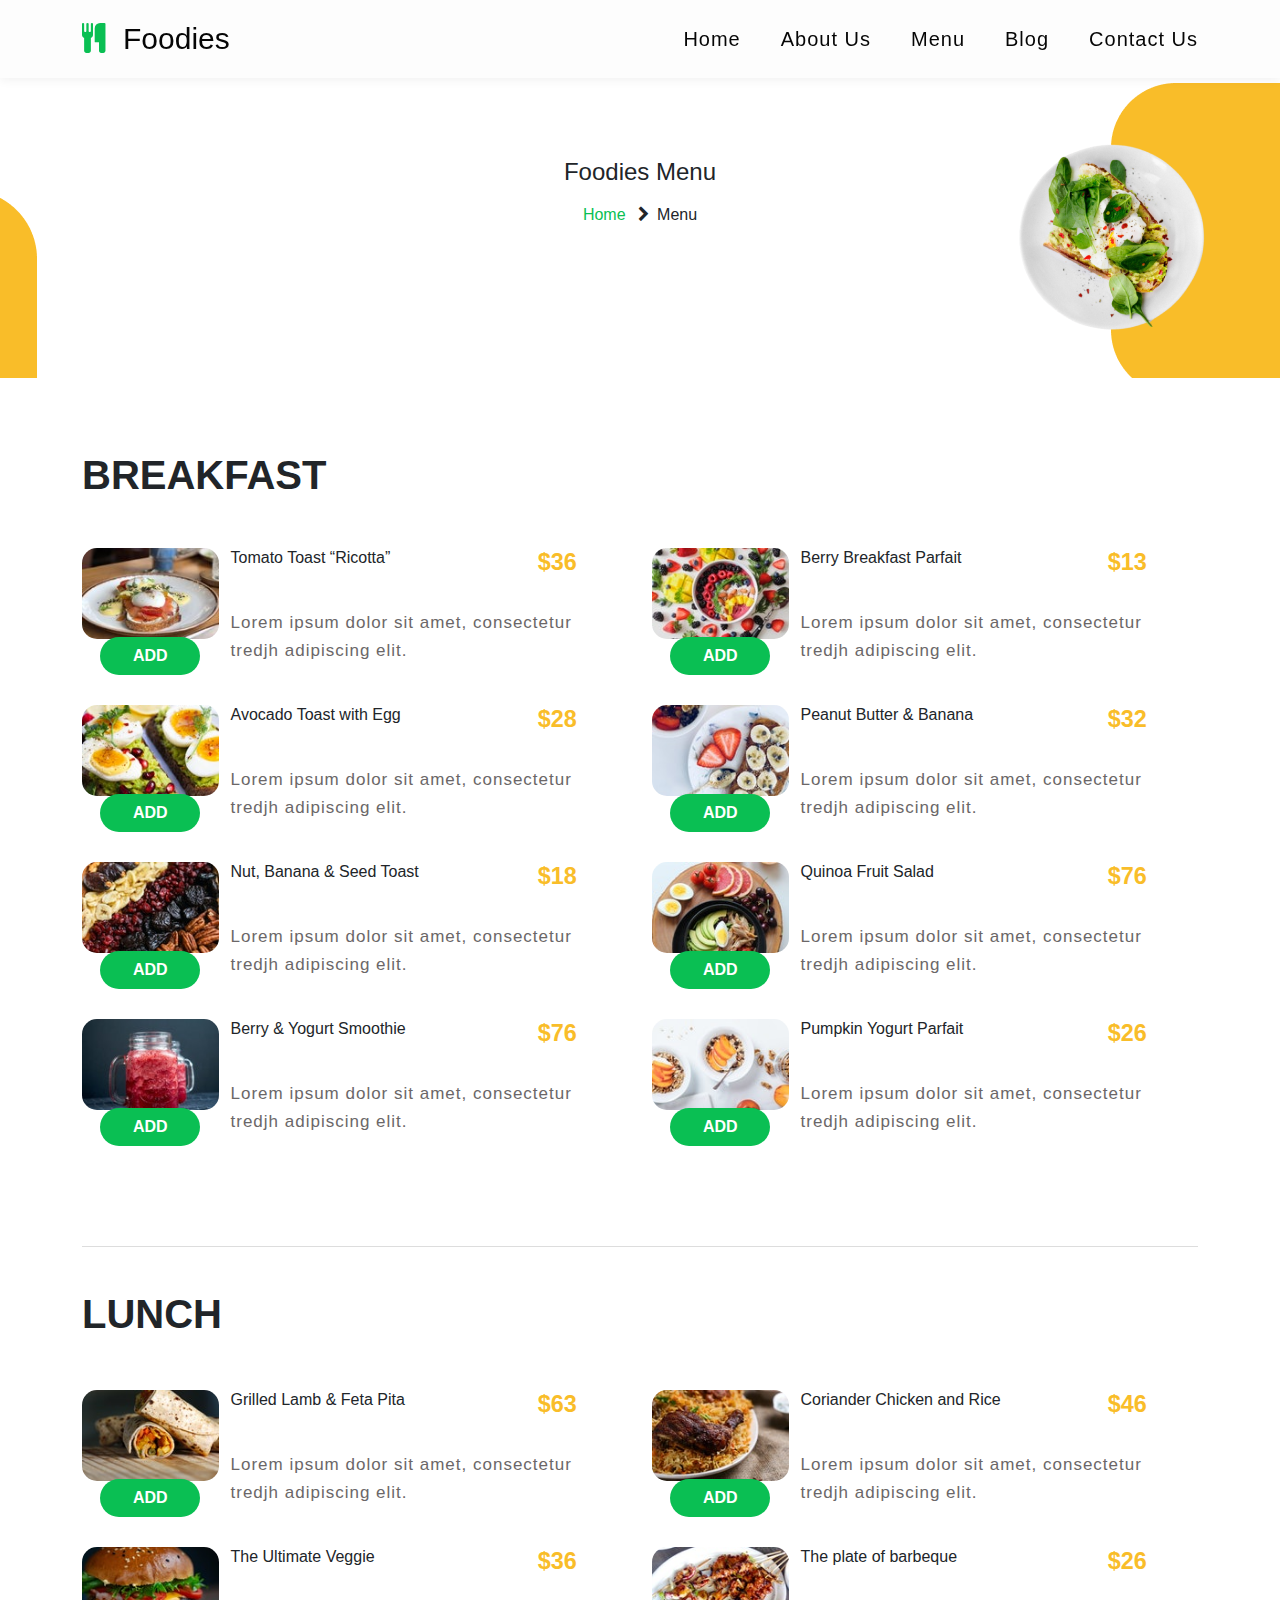
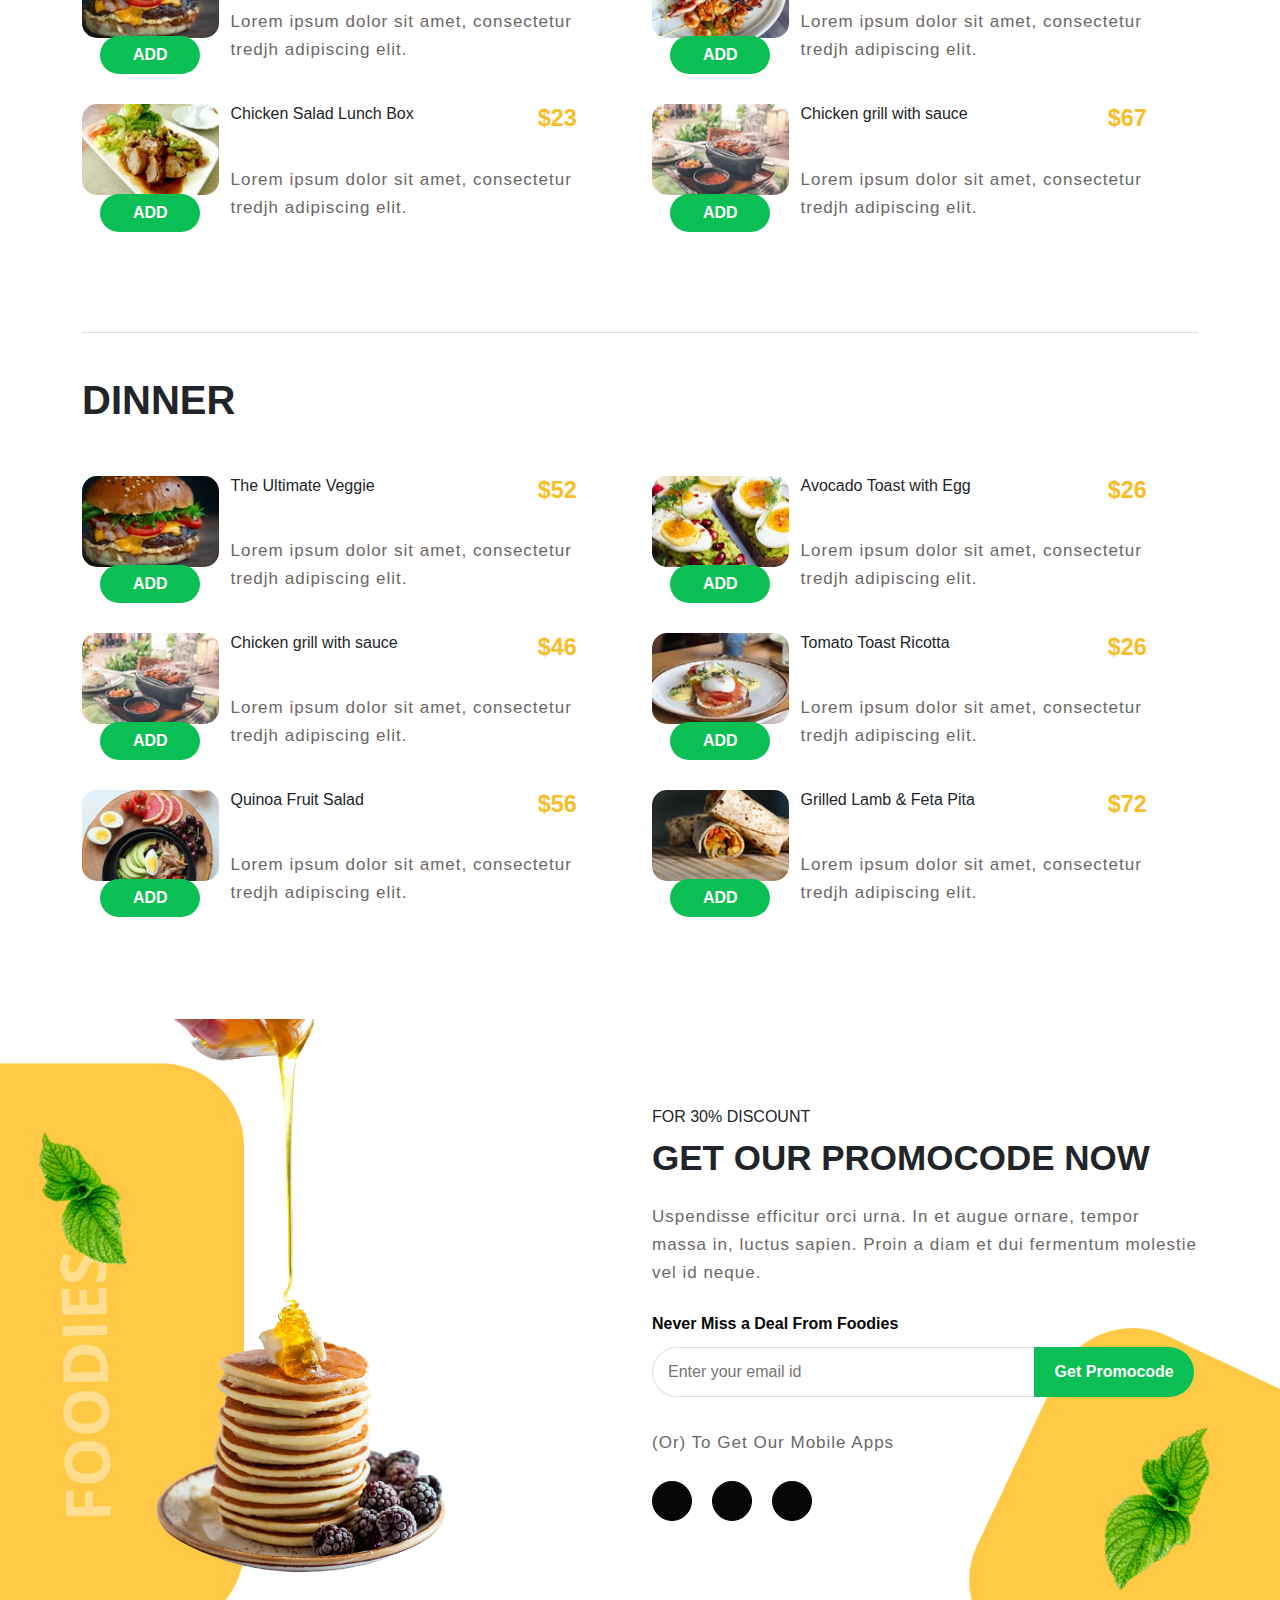
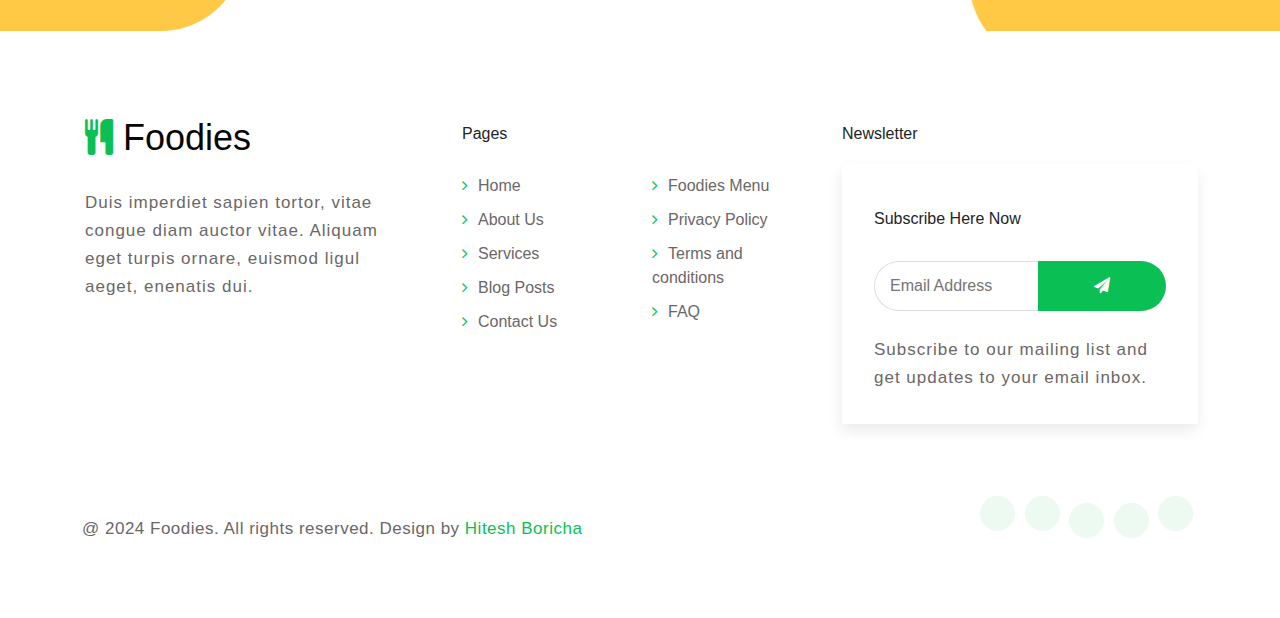
<file: Foodie web/menu.html>
<!DOCTYPE html>
<html lang="en">
    <head>
        <meta charset="UTF-8">
        <meta name="viewport" content="width=device-width, initial-scale=1.0">
        <!-- bootstrap css cdn  -->
        <link href="https://cdn.jsdelivr.net/npm/bootstrap@5.0.2/dist/css/bootstrap.min.css" rel="stylesheet">
        <link rel="stylesheet" href="https://cdn.jsdelivr.net/npm/bootstrap-icons@1.11.1/font/bootstrap-icons.css">
        <link rel="stylesheet" href="https://maxcdn.bootstrapcdn.com/font-awesome/4.7.0/css/font-awesome.min.css">
        <link rel="stylesheet" href="https://cdnjs.cloudflare.com/ajax/libs/font-awesome/6.5.1/css/all.min.css"
            integrity="sha512-DTOQO9RWCH3ppGqcWaEA1BIZOC6xxalwEsw9c2QQeAIftl+Vegovlnee1c9QX4TctnWMn13TZye+giMm8e2LwA=="
            crossorigin="anonymous" referrerpolicy="no-referrer" />
        <link rel="shortcut icon" href="./image/th.jfif" type="image/x-icon">
        <link rel="stylesheet" href="./Css/Style.css">
        <!-- <link rel="stylesheet" href="CSS/media.css"> -->
        <title>Foodie-web/Menu</title>
        <!-- bootstrap script cdn  -->
        <script src="https://cdn.jsdelivr.net/npm/@popperjs/core@2.9.2/dist/umd/popper.min.js"></script>
        <script src="https://cdn.jsdelivr.net/npm/bootstrap@5.0.2/dist/js/bootstrap.min.js"></script>
    </head>
<body>
     <!-- Header start  -->
   <header class=" position-sticky navbar-expand top-0">
    <div class="container">

        <div class=" d-flex justify-content-between align-items-center py-3  m-0">
            
            <div class="logo width-33"><i class="fa fa-cutlery" style="padding-right: 17px;"></i>Foodies</div>
            
            <nav>
                <ul class="d-flex mb-0" id="navbar">
                    <li><a href="index.html">Home</a></li>
                    <li><a href="About.html">About Us</a></li>
                    <li><a href="menu.html">Menu</a></li>
                    <li><a href="Blog.html">Blog</a></li>
                    <li><a href="Contact.html">Contact Us</a></li>
                </ul>
            </nav>
            
            
            <!-- Sub-menu for media css  -->
            <div class="hambger-menu">
                <span></span>
                <span></span>
                <span></span>
            </div>
        </div>
    </div>
</header>
<div class="inner-banner">
    <section class="bnr-1">
        <div class="container text-center main">
            <h4 class="inner-text-title font-weight-bold mb-sm-3 mb-2">Foodies Menu</h4>
            <ul class="breadcrumbs-custom-path ps-0">
                <li><a href="index.html">Home</a></li>
                <li class="active"><span class="fa fa-chevron-right mx-2" aria-hidden="true"></span>Menu</li>
            </ul>
        </div>
    </section>
</div>


<!-- Menu section start with  menu -->

<div class="py-5" id="menu">
    <div class="container py-md-4 py-3">
        <h3 class="Title-menu mb-2">BREAKFAST</h3>
        <div class="row menu-body">
            <!-- Section starts: Breakfast -->
            <div class="col-lg-6 menu-section">
                <!-- Item starts -->
                <div class="row menu-item">
                    <div class="col-3 p-0 position-relative">
                        <img src="./Images/menu1.jpg" class="img-responsive" alt="">
                        <a href="#order" class="btn button-style button-style-2">Add</a>
                    </div>
                    <div class="col-9 pl-4">
                        <div class="row no-gutters">
                            <div class="col-9 menu-item-name">
                                <h6>Tomato Toast “Ricotta”</h6>
                            </div>
                            <div class="col-3 menu-item-price text-right">
                                <h6>$36</h6>
                            </div>
                        </div>
                        <div class="menu-item-description">
                            <p>Lorem ipsum dolor sit amet, consectetur tredjh adipiscing elit.</p>
                        </div>
                    </div>
                </div>
                <!-- Item ends -->
                <!-- Item starts -->
                <div class="row menu-item">
                    <div class="col-3 p-0 position-relative">
                        <img src="./Images/menu2.jpg" class="img-responsive" alt="">
                        <a href="#order" class="btn button-style button-style-2">Add</a>
                    </div>
                    <div class="col-9 pl-4">
                        <div class="row no-gutters">
                            <div class="col-9 menu-item-name">
                                <h6>Avocado Toast with Egg</h6>
                            </div>
                            <div class="col-3 menu-item-price text-right">
                                <h6>$28</h6>
                            </div>
                        </div>
                        <div class="menu-item-description">
                            <p>Lorem ipsum dolor sit amet, consectetur tredjh adipiscing elit.</p>
                        </div>
                    </div>
                </div>
                <!-- Item ends -->
                <!-- Item starts -->
                <div class="row menu-item">
                    <div class="col-3 p-0 position-relative">
                        <img src="./Images/menu3.jpg" class="img-responsive" alt="">
                        <a href="#order" class="btn button-style button-style-2">Add</a>
                    </div>
                    <div class="col-9 pl-4">
                        <div class="row no-gutters">
                            <div class="col-9 menu-item-name">
                                <h6>Nut, Banana &amp; Seed Toast</h6>
                            </div>
                            <div class="col-3 menu-item-price text-right">
                                <h6>$18</h6>
                            </div>
                        </div>
                        <div class="menu-item-description">
                            <p>Lorem ipsum dolor sit amet, consectetur tredjh adipiscing elit.</p>
                        </div>
                    </div>
                </div>
                <!-- Item ends -->
                <!-- Item starts -->
                <div class="row menu-item">
                    <div class="col-3 p-0 position-relative">
                        <img src="./Images/menu4.jpg" class="img-responsive" alt="">
                        <a href="#order" class="btn button-style button-style-2">Add</a>
                    </div>
                    <div class="col-9 pl-4">
                        <div class="row no-gutters">
                            <div class="col-9 menu-item-name">
                                <h6>Berry &amp; Yogurt Smoothie</h6>
                            </div>
                            <div class="col-3 menu-item-price text-right">
                                <h6>$76</h6>
                            </div>
                        </div>
                        <div class="menu-item-description">
                            <p>Lorem ipsum dolor sit amet, consectetur tredjh adipiscing elit.</p>
                        </div>
                    </div>
                </div>
                <!-- Item ends -->
            </div>
            <!-- Section ends: Breakfast -->

            <!-- Section starts: Breakfast -->
            <div class="col-lg-6 menu-section pl-lg-5">
                <!-- Item starts -->
                <div class="row menu-item">
                    <div class="col-3 p-0 position-relative">
                        <img src="./Images/menu5.jpg" class="img-responsive" alt="">
                        <a href="#order" class="btn button-style button-style-2">Add</a>
                    </div>
                    <div class="col-9 pl-4">
                        <div class="row no-gutters">
                            <div class="col-9 menu-item-name">
                                <h6>Berry Breakfast Parfait</h6>
                            </div>
                            <div class="col-3 menu-item-price text-right">
                                <h6>$13</h6>
                            </div>
                        </div>
                        <div class="menu-item-description">
                            <p>Lorem ipsum dolor sit amet, consectetur tredjh adipiscing elit.</p>
                        </div>
                    </div>
                </div>
                <!-- Item ends -->
                <!-- Item starts -->
                <div class="row menu-item">
                    <div class="col-3 p-0 position-relative">
                        <img src="./Images/menu6.jpg" class="img-responsive" alt="">
                        <a href="#order" class="btn button-style button-style-2">Add</a>
                    </div>
                    <div class="col-9 pl-4">
                        <div class="row no-gutters">
                            <div class="col-9 menu-item-name">
                                <h6>Peanut Butter &amp; Banana</h6>
                            </div>
                            <div class="col-3 menu-item-price text-right">
                                <h6>$32</h6>
                            </div>
                        </div>
                        <div class="menu-item-description">
                            <p>Lorem ipsum dolor sit amet, consectetur tredjh adipiscing elit.</p>
                        </div>
                    </div>
                </div>
                <!-- Item ends -->
                <!-- Item starts -->
                <div class="row menu-item">
                    <div class="col-3 p-0 position-relative">
                        <img src="./Images/menu7.jpg" class="img-responsive" alt="">
                        <a href="#order" class="btn button-style button-style-2">Add</a>
                    </div>
                    <div class="col-9 pl-4">
                        <div class="row no-gutters">
                            <div class="col-9 menu-item-name">
                                <h6>Quinoa Fruit Salad</h6>
                            </div>
                            <div class="col-3 menu-item-price text-right">
                                <h6>$76</h6>
                            </div>
                        </div>
                        <div class="menu-item-description">
                            <p>Lorem ipsum dolor sit amet, consectetur tredjh adipiscing elit.</p>
                        </div>
                    </div>
                </div>
                <!-- Item ends -->
                <!-- Item starts -->
                <div class="row menu-item">
                    <div class="col-3 p-0 position-relative">
                        <img src="./Images/menu8.jpg" class="img-responsive" alt="">
                        <a href="#order" class="btn button-style button-style-2">Add</a>
                    </div>
                    <div class="col-9 pl-4">
                        <div class="row no-gutters">
                            <div class="col-9 menu-item-name">
                                <h6>Pumpkin Yogurt Parfait</h6>
                            </div>
                            <div class="col-3 menu-item-price text-right">
                                <h6>$26</h6>
                            </div>
                        </div>
                        <div class="menu-item-description">
                            <p>Lorem ipsum dolor sit amet, consectetur tredjh adipiscing elit.</p>
                        </div>
                    </div>
                </div>
                <!-- Item ends -->
            </div>
            <!-- Section ends: Breakfast -->
        </div>

        <div class="another-sec">
            <h3 class="title-big mb-2">Lunch</h3>
            <div class="row menu-body">
                <!-- Section starts: Lunch -->
                <div class="col-lg-6 menu-section pr-lg-5">
                    <!-- Item starts -->
                    <div class="row menu-item">
                        <div class="col-3 p-0 position-relative">
                            <img src="./Images/menu9.jpg" class="img-responsive" alt="">
                            <a href="#order" class="btn button-style button-style-2">Add</a>
                        </div>
                        <div class="col-9 pl-4">
                            <div class="row no-gutters">
                                <div class="col-9 menu-item-name">
                                    <h6>Grilled Lamb &amp; Feta Pita</h6>
                                </div>
                                <div class="col-3 menu-item-price text-right">
                                    <h6>$63</h6>
                                </div>
                            </div>
                            <div class="menu-item-description">
                                <p>Lorem ipsum dolor sit amet, consectetur tredjh adipiscing elit.</p>
                            </div>
                        </div>
                    </div>
                    <!-- Item ends -->
                    <!-- Item starts -->
                    <div class="row menu-item">
                        <div class="col-3 p-0 position-relative">
                            <img src="./Images/menu10.jpg" class="img-responsive" alt="">
                            <a href="#order" class="btn button-style button-style-2">Add</a>
                        </div>
                        <div class="col-9 pl-4">
                            <div class="row no-gutters">
                                <div class="col-9 menu-item-name">
                                    <h6>The Ultimate Veggie</h6>
                                </div>
                                <div class="col-3 menu-item-price text-right">
                                    <h6>$36</h6>
                                </div>
                            </div>
                            <div class="menu-item-description">
                                <p>Lorem ipsum dolor sit amet, consectetur tredjh adipiscing elit.</p>
                            </div>
                        </div>
                    </div>
                    <!-- Item ends -->
                    <!-- Item starts -->
                    <div class="row menu-item">
                        <div class="col-3 p-0 position-relative">
                            <img src="./Images/menu11.jpg" class="img-responsive" alt="">
                            <a href="#order" class="btn button-style button-style-2">Add</a>
                        </div>
                        <div class="col-9 pl-4">
                            <div class="row no-gutters">
                                <div class="col-9 menu-item-name">
                                    <h6>Chicken Salad Lunch Box</h6>
                                </div>
                                <div class="col-3 menu-item-price text-right">
                                    <h6>$23</h6>
                                </div>
                            </div>
                            <div class="menu-item-description">
                                <p>Lorem ipsum dolor sit amet, consectetur tredjh adipiscing elit.</p>
                            </div>
                        </div>
                    </div>
                    <!-- Item ends -->
                </div>
                <!-- Section ends: Lunch -->

                <!-- Section starts: Lunch -->
                <div class="col-lg-6 menu-section pl-lg-5">
                    <!-- Item starts -->
                    <div class="row menu-item">
                        <div class="col-3 p-0 position-relative">
                            <img src="./Images/menu12.jpg" class="img-responsive" alt="">
                            <a href="#order" class="btn button-style button-style-2">Add</a>
                        </div>
                        <div class="col-9 pl-4">
                            <div class="row no-gutters">
                                <div class="col-9 menu-item-name">
                                    <h6>Coriander Chicken and Rice</h6>
                                </div>
                                <div class="col-3 menu-item-price text-right">
                                    <h6>$46</h6>
                                </div>
                            </div>
                            <div class="menu-item-description">
                                <p>Lorem ipsum dolor sit amet, consectetur tredjh adipiscing elit.</p>
                            </div>
                        </div>
                    </div>
                    <!-- Item ends -->
                    <!-- Item starts -->
                    <div class="row menu-item">
                        <div class="col-3 p-0 position-relative">
                            <img src="./Images/menu13.jpg" class="img-responsive" alt="">
                            <a href="#order" class="btn button-style button-style-2">Add</a>
                        </div>
                        <div class="col-9 pl-4">
                            <div class="row no-gutters">
                                <div class="col-9 menu-item-name">
                                    <h6>The plate of barbeque</h6>
                                </div>
                                <div class="col-3 menu-item-price text-right">
                                    <h6>$26</h6>
                                </div>
                            </div>
                            <div class="menu-item-description">
                                <p>Lorem ipsum dolor sit amet, consectetur tredjh adipiscing elit.</p>
                            </div>
                        </div>
                    </div>
                    <!-- Item ends -->
                    <!-- Item starts -->
                    <div class="row menu-item">
                        <div class="col-3 p-0 position-relative">
                            <img src="./Images/menu14.jpg" class="img-responsive" alt="">
                            <a href="#order" class="btn button-style button-style-2">Add</a>
                        </div>
                        <div class="col-9 pl-4">
                            <div class="row no-gutters">
                                <div class="col-9 menu-item-name">
                                    <h6>Chicken grill with sauce</h6>
                                </div>
                                <div class="col-3 menu-item-price text-right">
                                    <h6>$67</h6>
                                </div>
                            </div>
                            <div class="menu-item-description">
                                <p>Lorem ipsum dolor sit amet, consectetur tredjh adipiscing elit.</p>
                            </div>
                        </div>
                    </div>
                    <!-- Item ends -->
                </div>
                <!-- Section ends: Lunch -->
            </div>
        </div>
        <div class="another-sec">
            <h3 class="title-big mb-2">Dinner</h3>
            <div class="row menu-body">
                <!-- Section starts: Dinner -->
                <div class="col-lg-6 menu-section pr-lg-5">
                    <!-- Item starts -->
                    <div class="row menu-item">
                        <div class="col-3 p-0 position-relative">
                            <img src="./Images/menu10.jpg" class="img-responsive" alt="">
                            <a href="#order" class="btn button-style button-style-2">Add</a>
                        </div>
                        <div class="col-9 pl-4">
                            <div class="row no-gutters">
                                <div class="col-9 menu-item-name">
                                    <h6>The Ultimate Veggie</h6>
                                </div>
                                <div class="col-3 menu-item-price text-right">
                                    <h6>$52</h6>
                                </div>
                            </div>
                            <div class="menu-item-description">
                                <p>Lorem ipsum dolor sit amet, consectetur tredjh adipiscing elit.</p>
                            </div>
                        </div>
                    </div>
                    <!-- Item ends -->
                    <!-- Item starts -->
                    <div class="row menu-item">
                        <div class="col-3 p-0 position-relative">
                            <img src="./Images/menu14.jpg" class="img-responsive" alt="">
                            <a href="#order" class="btn button-style button-style-2">Add</a>
                        </div>
                        <div class="col-9 pl-4">
                            <div class="row no-gutters">
                                <div class="col-9 menu-item-name">
                                    <h6>Chicken grill with sauce</h6>
                                </div>
                                <div class="col-3 menu-item-price text-right">
                                    <h6>$46</h6>
                                </div>
                            </div>
                            <div class="menu-item-description">
                                <p>Lorem ipsum dolor sit amet, consectetur tredjh adipiscing elit.</p>
                            </div>
                        </div>
                    </div>
                    <!-- Item ends -->
                    <!-- Item starts -->
                    <div class="row menu-item">
                        <div class="col-3 p-0 position-relative">
                            <img src="./Images/menu7.jpg" class="img-responsive" alt="">
                            <a href="#order" class="btn button-style button-style-2">Add</a>
                        </div>
                        <div class="col-9 pl-4">
                            <div class="row no-gutters">
                                <div class="col-9 menu-item-name">
                                    <h6>Quinoa Fruit Salad</h6>
                                </div>
                                <div class="col-3 menu-item-price text-right">
                                    <h6>$56</h6>
                                </div>
                            </div>
                            <div class="menu-item-description">
                                <p>Lorem ipsum dolor sit amet, consectetur tredjh adipiscing elit.</p>
                            </div>
                        </div>
                    </div>
                    <!-- Item ends -->
                </div>
                <!-- Section ends: Dinner -->

                <!-- Section starts: Dinner -->
                <div class="col-lg-6 menu-section pl-lg-5">
                    <!-- Item starts -->
                    <div class="row menu-item">
                        <div class="col-3 p-0 position-relative">
                            <img src="./Images/menu2.jpg" class="img-responsive" alt="">
                            <a href="#order" class="btn button-style button-style-2">Add</a>
                        </div>
                        <div class="col-9 pl-4">
                            <div class="row no-gutters">
                                <div class="col-9 menu-item-name">
                                    <h6>Avocado Toast with Egg</h6>
                                </div>
                                <div class="col-3 menu-item-price text-right">
                                    <h6>$26</h6>
                                </div>
                            </div>
                            <div class="menu-item-description">
                                <p>Lorem ipsum dolor sit amet, consectetur tredjh adipiscing elit.</p>
                            </div>
                        </div>
                    </div>
                    <!-- Item ends -->
                    <!-- Item starts -->
                    <div class="row menu-item">
                        <div class="col-3 p-0 position-relative">
                            <img src="./Images/menu1.jpg" class="img-responsive" alt="">
                            <a href="#order" class="btn button-style button-style-2">Add</a>
                        </div>
                        <div class="col-9 pl-4">
                            <div class="row no-gutters">
                                <div class="col-9 menu-item-name">
                                    <h6>Tomato Toast Ricotta</h6>
                                </div>
                                <div class="col-3 menu-item-price text-right">
                                    <h6>$26</h6>
                                </div>
                            </div>
                            <div class="menu-item-description">
                                <p>Lorem ipsum dolor sit amet, consectetur tredjh adipiscing elit.</p>
                            </div>
                        </div>
                    </div>
                    <!-- Item ends -->
                    <!-- Item starts -->
                    <div class="row menu-item">
                        <div class="col-3 p-0 position-relative">
                            <img src="./Images/menu9.jpg" class="img-responsive" alt="">
                            <a href="#order" class="btn button-style button-style-2">Add</a>
                        </div>
                        <div class="col-9 pl-4">
                            <div class="row no-gutters">
                                <div class="col-9 menu-item-name">
                                    <h6>Grilled Lamb &amp; Feta Pita</h6>
                                </div>
                                <div class="col-3 menu-item-price text-right">
                                    <h6>$72</h6>
                                </div>
                            </div>
                            <div class="menu-item-description">
                                <p>Lorem ipsum dolor sit amet, consectetur tredjh adipiscing elit.</p>
                            </div>
                        </div>
                    </div>
                    <!-- Item ends -->
                </div>
                <!-- Section ends: Dinner -->
            </div>
        </div>
    </div>
</div>

 <!-- Section 8 start in html back image and offer -->
 <section id="sec-8">
    <div class="Promo-code pt-md-0 pt-4">
        <div class="container">
            <div class="row flex-promo">
                <div class="col-lg-6 right-img">
                    <img src="./Images/img3.png" alt="">
                </div>

                <div class="col-lg-6 text-left pl-lg-0 md-lg-0 mb-sm-2 mb-4">
                    <div>

                        <h6>FOR 30% DISCOUNT</h6>
                        <h4>GET OUR PROMOCODE NOW</h4>
                        <p class="mb-4">
                            Uspendisse efficitur orci urna. In et augue ornare, tempor massa in, luctus sapien.
                            Proin a diam et dui fermentum molestie vel id neque.
                        </p>
                        <div class="newsletter">
                            <label>Never Miss a Deal From Foodies</label>
                            <form action="#" methos="GET" class="d-flex wrap-align">
                                <input type="email" placeholder="Enter your email id" required="required">
                                <button type="submit">Get Promocode</button>
                            </form>


                            <p class="mobile-text-app mt-4 pt-2">(Or) To Get Our Mobile Apps</p>

                            <div class="app-4-icon">
                                <ul class="d-flex mt-4">
                                    <li><a href="#url" title="Apple" class="app-icon apple-vv"><i
                                                class="fa-brands fa-apple"></i></a></li>
                                    <li><a href="#url" title="Google play" class="app-icon play-vv"><i
                                                class="fa-solid fa-play"></i></a></li>
                                    <li><a href="#url" title="Microsoft" class="app-icon windows-vv"><i
                                                class="fa-brands fa-windows"></i></a></li>
                                </ul>
                            </div>
                        </div>
                    </div>
                </div>
            </div>
        </div>
    </div>
</section>


<section id="footer">
    <div class="Footer-container">
        <div class="container">
            <div class="row">
                <div class="col-lg-4 foot-1">
                    <a class="logo" href="index.html"><i class="fa fa-cutlery" aria-hidden="true"></i> Foodies</a>
                    <p class="mt-4">
                        Duis imperdiet sapien tortor, vitae congue diam auctor vitae. Aliquam eget turpis ornare,
                        euismod ligul aeget, enenatis dui.
                    </p>
                </div>

                <div class="col-lg-4 mt-lg-0 mt-4 foot-pages">
                    <h3>Pages</h3>
                    <div class="row">

                        <div class="col-6 column-1">
                            <ul class="footer-gd-16">
                                <li><a href="index.html"><i class="fa fa-angle-right"
                                            aria-hidden="true"></i>Home</a></li>
                                <li><a href="about.html"><i class="fa fa-angle-right" aria-hidden="true"></i>About
                                        Us</a></li>
                                <li><a href="#services"><i class="fa fa-angle-right"
                                            aria-hidden="true"></i>Services</a></li>
                                <li><a href="blog.html"><i class="fa fa-angle-right" aria-hidden="true"></i>Blog
                                        Posts</a></li>
                                <li><a href="contact.html"><i class="fa fa-angle-right"
                                            aria-hidden="true"></i>Contact Us</a></li>
                            </ul>
                        </div>
                        <div class="col-6 column pl-0">
                            <ul class="footer-gd-16">
                                <li><a href="menu.html"><i class="fa fa-angle-right" aria-hidden="true"></i>Foodies
                                        Menu</a></li>
                                <li><a href="#privacy"><i class="fa fa-angle-right" aria-hidden="true"></i>Privacy
                                        Policy</a></li>
                                <li><a href="#terms"><i class="fa fa-angle-right" aria-hidden="true"></i>Terms and
                                        conditions</a></li>
                                <li><a href="#faq"><i class="fa fa-angle-right" aria-hidden="true"></i>FAQ</a></li>
                            </ul>
                        </div>
                    </div>
                </div>

                <div class="col-lg-4 col-md-7 column mt-lg-0 mt-4">
                    <h3>Newsletter </h3>
                    <div class="end-column">
                        <h3>Subscribe Here Now</h3>
                        <form action="#" class="subscribe" method="post">
                            <input type="email" name="email" placeholder="Email Address" required="">
                            <button><span class="fa fa-paper-plane" aria-hidden="true"></span></button>
                        </form>
                        <p>Subscribe to our mailing list and get updates to your email inbox.</p>
                    </div>
                </div>

              
            </div>

            <div class="d-flex below-section justify-content-between align-items-center pt-4 mt-5">
                <div class=" text-lg-left">
                    <p class="copy-text">@ 2024 Foodies. All rights reserved. Design by <a href="#" target="_blank">
                            Hitesh Boricha</a>
                    </p>
                </div>
                <div class="columns-2 mt-md-0 mt-3">
                    <ul class="social">
                        <li><a href="#facebook"><i class="fa-brands fa-facebook"></i></a>
                        </li>
                        <li><a href="#linkedin"><i class="fa-brands fa-linkedin"></i></a>
                        </li>
                        <li><a href="#twitter"><i class="fa-brands fa-x-twitter"></i></a>
                        </li>
                        <li><a href="#google"><i class="fa-brands fa-google-plus-g"></i></a>
                        </li>
                        <li><a href="#github"><i class="fa-brands fa-github"></i></a>
                        </li>
                    </ul>
                </div>
            </div>
        </div>
    </div>
</section>

<script src="./Js/min.js"></script>
</body>
</html>
</file>
<file: Foodie web/Css/Style.css>
* {
    margin: 0px;
    padding: 0px;
    box-sizing: border-box;
    font-family: -apple-system, BlinkMacSystemFont, "Segoe UI", Roboto, Oxygen-Sans, Ubuntu, Cantarell, "Helvetica Neue", sans-serif;
    list-style: none;
    text-decoration: none;
}

a {
    text-decoration: none;
}


.active-1 {
    color: black;
    background: white !important;
    box-shadow: 0px 3px 9px rgba(0, 0, 0, 0.05);
}

/* header area start  */

header{
    z-index: 999;
    background:rgba(243, 243, 243, 0.14);
    border-bottom: 1px solid rgba(255, 255, 255, 0.39);
    box-shadow: 0px 3px 9px rgba(0, 0, 0, 0.05);
}

header  nav ul{
    gap: 40px !important;
    
}

header nav ul li a{
    /* color: #111; */
    color: #060606 !important;
    font-weight: 400;
    font-size: 20px;
    letter-spacing: 1px;
    position: relative;
    transition: all .9s ease-in-out;
}

/* header nav ul li a:hover{
    color: #111;
} */

header nav ul li a::before{
    content: "";
    position: absolute;
    width: 0%;
    height: 3px;
    background:#f9bd29 ;
    right: 0;
    transition: all .9s ease-in-out;
    top: -10px;
}

header nav ul li a:hover::before , header nav ul li a:hover::after{
    width: 100%;
    justify-content:first baseline;
}

header nav ul li a::after{
    content: "";
    position: absolute;
    width: 0%;
    height: 3px;
    background: #0abf53 ;
    /* background: rgba(0, 0, 0, .1); */
    left: 0;
    transition: all .9s ease-in-out;
    bottom: -10px;
}

.logo{
    width: auto;
    background: transparent;
    font-size: 30px;
    /* margin-left: 20px; */
    color: #060606;
}

header .hambger-menu{
    display: none;
}

header .hambger-menu span{
    display: block;
    width: 25px;
    height: 3px;
    background: #111;
    margin: 4px;
    border-radius: 8px;
}

/* Header section ends  */

/* .search-right .pop-overlay {
    position: fixed;
    top: 0px;
    left: 0;
    right: 0;
    transition: opacity 0ms;
    visibility: hidden;
    opacity: 0;
    z-index: 99;
    background: rgba(25, 23, 23, 0.81);
    box-shadow: 1px 1px 4px 0 rgba(0, 0, 0, 0.85);
    height: 100vh;
} */


/* ---------------------- */
/* Banner Section start  */
/* -------------------- */

.Banner {
    background: url("../Images/banner.png") no-repeat center;
    background-size: cover;
    min-height: 100vh;
    display: flex;
    align-items: center;
    position: relative;

}

.Banner h3 {
    font-size: 54px;
    line-height: 64px;
    font-weight: 600;
}

.button-style {
    padding: 12px 38px;
    font-size: 16px;
    color: #fff;
    background: #0abf53;
    border-radius: 30px;
    font-weight: 600;
    margin-top: 30px;
}

/* .button-style:hover.btn{
    margin-top: 0px;
} */


#Home p {

    margin: 0;
    padding: 0;
    font-size: 16px;
    line-height: 28px;
    color: #6b6768;
    font-weight: 400;
    letter-spacing: .5px;

}


/* Section 2 start */
/* -------------- */

#Sec-2 {
    padding: 60px 0px;
}

.row img {
    max-width: 100%;
}

.row h3 {
    font-size: 35px;
    line-height: 45px;
}

.row h3 span {
    font-weight: 700;

}

.row p {
    margin: 25px 0px 0px;
    font-weight: 400;
    letter-spacing: 1px;
    color: #6b6768;
    line-height: 28px;
}




/* ----------------------- */
/* Section-3 start in css */
/* --------------------- */

.text-position {
    position: absolute;
    text-align: center;
    left: 0px;
    right: 0px;
    background: #04040491;
    width: 100%;
    bottom: 0px;
    padding: 25px;
}

.text-position h4 a {
    color: #fff;
    font-size: 20px;
    font-weight: 600;
    text-decoration: none;
}

.text-position p {
    color: #fff;
    text-transform: uppercase;
    font-size: 15px;
    margin-top: 4px;
}

h3.title-main-2 {
    line-height: 55px;
    font-size: 40px;
    font-weight: 100;
}

.position-relative img {
    width: 100%;
    border-radius: 12px;
}


.sec-detail {
    /* max-height: 1000px; */
    margin: 0px auto;
    width: 100%;
}

.columns {
    display: grid;
    grid-auto-flow: column;
    grid-column-gap: 20px;
    align-items: center;
    border: 1px solid rgb(242, 242, 242);
    box-shadow: 2px 2px 0px rgb(246, 239, 239);
    /* width: 470px; */
    /* justify-content: center; */
}


p {
    margin: 0;
    padding: 0;
    font-size: 16px;
    line-height: 28px;
    color: #6b6768;
    font-weight: 400;
    letter-spacing: .5px;
}


.columns .icon-eff {
    line-height: 65px;
    background: rgb(10 191 83 / 10%);
    width: 65px;
    height: 65px;
    border-radius: 50%;
    text-align: center;
    transition: .3s ease-in;
}



.icon-eff span,
i {
    font-size: 22px;
    color: #0abf53;
    line-height: 65px;
    transition: .3s ease-in;
}

a.read-button {
    font-weight: 600;
    color: #060606;
    margin-top: 1.4em;
    text-decoration: none;
    display: block;
    text-transform: uppercase;
    font-size: 15px;
}



/* Section 4 start  with video */

#sec-4 {
    background: #f4fdf8;
}


.title-big {
    font-size: 40px;
    line-height: 55px;
    text-transform: uppercase;
    font-weight: 600;
}

.video-section .play-view {
    left: 0;
    right: 0;
    top: calc(50% - 40px);
}


.video-section .video-play-icon {
    display: inline-block;
    width: 80px;
    height: 80px;
    font-size: 35px;
    padding-left: 10px;
    text-align: center;
    line-height: 70px;
    border-radius: 50%;
    transition: 0.3s ease-in-out;
    -webkit-animation: ripple 1s linear infinite;
    animation: ripple 1s linear infinite;
    color: transparent;
    -webkit-text-stroke-width: 4px;
    -webkit-text-stroke-color: #fff;
    border: 4px solid #fff;
    background: rgb(10 191 83 / 54%);
}



/* Section 5 start in css */

.services-gd {
    background: #fff;
    border: 1px solid #ddd;
    padding: 1em;
    border-radius: 15px;
    /* box-shadow: 3px 3px 2px 1px rgba(222, 222, 222, 0.85); */
    box-shadow: rgba(60, 64, 67, 0.3) 0px 1px 2px 0px, rgba(60, 64, 67, 0.15) 0px 1px 3px 1px;

}

h3.date {
    text-transform: capitalize;
    font-size: 13px;
    line-height: 20px;
    color: #0abf53;
    margin-bottom: 20px;
    display: inline-block;
    background: rgb(10 191 83 / 8%);
    padding: 6px 12px;
    font-weight: bold;
    border-radius: 20px;
}

figure {
    margin: 0 0 1rem;
}

.column-img img {
    width: 100%;
}

figure img {
    border-radius: 15px;
}

.services-gd h3 a {
    font-size: 20px;
    line-height: 25px;
    margin-bottom: 20px;
    display: inherit;
    font-weight: 600;
    color: #060606;
    text-decoration: none;
}

/* ul.admin-list {
    margin-top: 20px;
} */

.admin-list {
    display: flex;
    margin: 0 0 0 0;
    padding: 0px 0px 0px 0px;
    /* gap: 13px; */
    justify-content: space-between;
    list-style-type: none;

}

.admin-list li .fa {
    margin-right: 8px;
    color: #0abf53;
}

.admin-list li a {
    color: #6b6768;
}



/* Section 6 start in css */

#sec-6 .contact {
    background: #f4fdf8;
}

p {
    margin-top: 8px;
    line-height: 30px;
    font-size: 17px;
}

.contact .grid {
    display: grid;
    grid-gap: 20px;
    grid-template-columns: 1fr 1fr;
    align-items: center;
}

li.phone {
    font-size: 20px;
    color: #060606;
    font-weight: 600;
}


#sec-6 .buttons li {
    list-style: none;
    display: inline-block;
}

#sec-6 .buttons li.green {
    margin: 0 20px;
}

#sec-6 .float-rt {
    align-self: center !important;
}

#sec-6 .float-rt a {
    font-size: 20px;
    color: #060606;
}

#sec-6 .button-style {
    margin-top: 0px;
}

.video-section .play-view {
    left: 0;
    right: 0;
    top: calc(50% - 40px);
}



/* section 7 start in css */



.card-title {
    color: #262626;
    font-size: 1.5em;
    line-height: normal;
    font-weight: 700;
    margin-bottom: 0.5em;
  }
  
  .small-desc {
    font-size: 1em;
    font-weight: 400;
    line-height: 1.5em;
    color: #452c2c;
  }
  
  .small-desc {
    font-size: 1em;
  }

  .go-corner {
    display: flex;
    align-items: center;
    justify-content: center;
    position: absolute;
    width: 2em;
    height: 2em;
    overflow: hidden;
    top: 0;
    right: 0;
    /* background: linear-gradient(135deg, #6293c8, #384c6c); */
    background: #f4fdf8;;
    border-radius: 0 4px 0 32px;
  }
  
  .go-arrow {
    margin-top: -4px;
    margin-right: -4px;
    color: white;
    font-family: courier, sans;
  }
  
  .card {
    display: block;
    position: relative;
    /* max-width: 300px; */
    /* max-height: 320px; */
    background-color: #f2f8f9;
    border-radius: 10px;
    padding: 2em 1.2em;
    margin: 12px;
    text-decoration: none;
    z-index: 0;
    overflow: hidden;
    background: linear-gradient(to bottom, #c3e6ec, #a7d1d9);
    font-family: Arial, Helvetica, sans-serif;
  }
  
  .card:before {
    content: '';
    position: absolute;
    z-index: -1;
    top: -16px;
    right: -16px;
    /* background: linear-gradient(135deg, #364a60, #384c6c); */
    /* background: #384c6c; */
    background: #f4fdf8;
    height: 32px;
    width: 32px;
    border-radius: 32px;
    transform: scale(1);
    transform-origin: 50% 50%;
    transition: transform .75s ease-out;
  }
  
  .card:hover:before {
    transform: scale(28);
  }
  
  .card:hover .small-desc {
    transition: all .5s ease-out;
    color: rgba(26, 21, 21, 0.8);
  }
  
  .card:hover .card-title {
    transition: all .5s ease-out;
    color: #ffffff;
  }
  
  
  
.features4-grid {
    /* box-shadow: -1px 7px 13px 0px rgba(10, 10, 10, 0.08); */
    box-shadow: rgba(0, 0, 0, 0.24) 0px 3px 8px;
    background: #fff;
    padding: 30px;

}

.feature-images span {
    color: #f9bd29;

    font-size: 35px;
}


.features4-grid h5 a {
    font-size: 22px;
    line-height: 25px;
    font-weight: 600;
    color: var(--heading-color);
    margin: 30px 0 15px;
    display: inline-block;
}


/* Section 8 start in css */
#sec-8 .Promo-code {
    background: url(../Images/promo.png) no-repeat, bottom;

    background-size: cover;
}

.text-left {
    display: flex;
    align-items: center;
}

.newsletter label {
    font-weight: 600;
    font-size: 16px;
    line-height: 26px;
    margin-bottom: 10px;
    display: block;
    color: #060606;
}

form input {
    background: #fff;
    border: 1px solid #ddd;
    border-right: none;
    font-size: 16px;
    padding: 12px 15px;
    width: 70%;
    border-top-left-radius: 30px;
    border-bottom-left-radius: 30px;
}

form input:focus {
    border: 2px solid #0abf53;
    outline: none;
}

form button {
    font-size: 16px;
    text-align: center;
    color: #fff;
    border: none;
    width: 160px;
    background: #0abf53;
    border-top-right-radius: 30px;
    border-bottom-right-radius: 30px;
    font-weight: 600;
    padding: 12px;
}


.text-left h6 {
    font-size: 16px;
    line-height: 26px;
    text-transform: uppercase;
}

.text-left h4 {
    font-size: 35px;
    line-height: 40px;
    margin-top: 6px;
    margin-bottom: 20px;
    font-weight: 600;
    text-transform: uppercase;
}

.app-4-icon ul{
    padding-left: 0px;
    gap: 20px;
}

.app-4-icon ul li i{
    color: white !important;
    
}

.app-4-icon ul li{
    width: 40px;
    height: 40px;
    border: 1px solid black;
    border-radius: 50%;
    background: #060606;
    display: flex;
    justify-content: center;
    align-items: center;
}


/* Footer section start in css */

.Footer-container{
    padding: 80px 0px 64px;

}


.Footer-container a.logo{
    color: #060606;
    font-size: 36px;
}

.row .foot-1{
    padding:0px 48px 0px 15px;
}

#footer .row h3{
    font-size: 16px;
}


.footer-gd-16{
    padding-left: 0px;
}

.footer-gd-16 li {
    display: block;
    list-style: none;
    margin: 10px 0;
    
}

.footer-gd-16 li i{
    padding-right: 10px;
}

.footer-gd-16 li a{
    color: #6b6768;
    
}



.end-column {
    background-color: rgba(255, 255, 255, 0.06);
    padding: 2em;
    box-shadow: -1px 7px 13px 0px rgba(10, 10, 10, 0.08);
    background: #fff;
}

.end-column  form {
    display: flex;
    margin-bottom: 15px;
}

.end-column h3{
    /* font-size: 18px; */
    margin-bottom: 20px;
}


.social{
    padding-left: 0px;
    /* display: flex; */
}

.social li{
    display: inline-block;
    margin-right: 5px;
}


.social li a {
    color: #0abf53;
    width: 35px;
    height: 35px;
    background: rgb(10 191 83 / 8%);
    display: inline-block;
    border-radius: 50%;
    text-align: center;
    display: flex;
    justify-content: center;
    align-items: center;

}

.copy-text a{
    color: #0abf53;
}

/* menu page css start in css */

.inner-banner{
    background: url(../Images/innerbanner.png) no-repeat center;
    background-size: cover;
    min-height: 300px;
}

.bnr-1{
    display: block;
    /* margin: auto 0px; */
    padding: 80px 0px 0px;
    text-align: center;


}
.breadcrumbs-custom-path{
    text-align: center !important;
}

.breadcrumbs-custom-path li{
  display: inline-block;
 
}

.breadcrumbs-custom-path li a{
    color: #0abf53;
}

.Title-menu{
    font-size: 40px;
    font-weight: 600;
    line-height: 50px;
}


.menu-item {
    margin: 40px 0;
    font-size: 18px;
}

.menu-item img {
    border-radius: 15px;
    width: 100%;
}
.button-style-2 {
    padding: 6px 20px;
    font-size: 16px;
    color: #fff;
    background: #0abf53;
    border-radius: 30px;
    font-weight: 600;
    text-transform: uppercase;
    position: absolute;
    bottom: -10px;
    left: 0;
    right: 0;
    text-align: center;
    /* display: block; */
    margin: 0 auto;
    max-width: 100px;
}

.button-style-2:hover{
    transform: translateY(-7px);
    transition: all ease-out 1s;
    color:#fff;
}

.button-style:hover{
    transform: translateY(-7px);
    transition: all ease-out 1s;
    color:#fff;
}

.menu-item-price h6 {
    font-weight: bold;
    font-size: 1.3em;
    color: #f9bd29;
}

.another-sec {
    border-top: 1px solid #ddd;
    padding-top: 40px;
    margin-top: 70px;
}


/* Blog page css start */

.border-sec {
    background: #f9bd29;
    min-height: 10px;
    border-radius: 30px 0 0 30px;
    max-width: auto;
    margin-left: auto;
    margin-top: 30px;
    margin-bottom: 20px;
}


/* Contact page css start  */

#contact .form-group {
    margin-bottom: 12px;
    
}

#contact input{
    
        outline: none;
        padding: 12px 15px;
        font-size: 16px;
        width: 100%;
        border: 1px solid #ddd;
        background: #f4fdf8;
        border-radius: 8px;
        height: auto;
    
}

#contact label{
    font-size: 16px;
    display: block;
    margin-bottom: 6px;
}

#contact textarea{
    
        min-height: 235px;
        resize: none;
        border-radius: 8px;
        border: 1px solid #ddd;
        background: #f4fdf8;
}


.form-group-2 button{
    float: right;
    margin-top: 2px;
}

.map-contact{
    
        min-height: 20em;
        border: none;
        background: #ddd;
        padding: 0.4em;
        width: 100%;
        margin-top: 3em;
    
}


/* About page start in css */

  .About p{
    margin: 10px 0px 30px;
  }

  .ul{
    padding-left: 0px;
  }

  .ul li{
    margin: 15px 0px;
  }

  .ul li span{
    margin-right: 10px;
    color: #0abf53;
  }

  section.stats {
    background: #f4fdf8;
}

.timer {
    font-size: 3em;
    font-weight: 600;
    color: #0abf53;
}

p.count-text {
    text-transform: uppercase;
    color: #060606;
    font-weight: 600;
    letter-spacing: 0;
}





























@media screen and (min-width:320px) and (max-width:432px) {
    header .hambger-menu{
        display: block;
    }

    header .hambger-menu.active span:nth-child(1){
        transform: translateY(8px) rotate(-45deg);
    }

    header .hambger-menu.active span:nth-child(2){
        /* transform: translateY(8px) rotate(-45deg); */
        opacity: 0;
    }

    header .hambger-menu.active span:nth-child(3){
        transform: translateY(-6px) rotate(45deg);
    }

    #navbar{
        display: none !important;
        left: 100%;
    }

    #navbar.active{
        display: block !important;
        transition: all 4s ease-in-out;
        background: #fff;
        left: 0;
        height: 100vh;
        position: absolute !important;
        top: 70px !important;
        width: 100% !important;
        text-align: center !important;
    }

    #navbar li{
        margin: 1.5rem 0;
    }

    .logo{
        width: auto;
        margin: 0% !important;
    }


    #sec-8 .Promo-code {
        background: none;
    }

    .sec-2-pic{
        order: 2;
    }

    h3.title-main-2{
        font-size: 30px;
        line-height: 45px;
        padding-bottom: 20px;
    }
    /* .sec-detail{
        margin-top: 119px !important;
    } */

    .columns{
        display: block;
        /* margin-top: 80px; */
    }

    .sec-detail p{
        text-align: justify;
    }

    .right-img img{
        height: 300px;
        width: 100%;
        
    }

    .content-left p{
        text-align: justify;
    }

    .row .right-img{
        order: 2;
    }

    .columns .icon-eff{
        margin: auto;
    }

    #sec-4{
        margin-top: 400px;
        
    }

    h3.title-big{
        font-size: 30px;
        line-height: 44px;
    }
    .column-img{
        margin-top: 20px;
    }

    .contact .grid{
        display: block;
        
    }

    li.green{
        display: block !important;
        margin: 20px 0px !important;
    }

    ul.buttons{
        padding-left: 0px;
        
    }

    .wrap-align{
        display: block !important;
        
    }

    .wrap-align button{
        width: 100% !important;
        border-top-left-radius: 30px!important;
        border-bottom-left-radius: 30px !important;
        margin-top: 18px;
    }

    .wrap-align input{
        width: 100%;
        border-top-right-radius: 30px!important;
        border-bottom-right-radius: 30px !important;
    }


    form button{
        width: 50px !important;
    }

    .below-section{
        display: block !important;
    }

    .copy-text{
        text-align: center;
    }

    ul.social{
        text-align: center;
    }

    .midd-w3{
       
        text-align: center;
    }

    .title-big p{
        /* display: none; */
    }


    /* About page media start in css */

    p.count-text{
        text-align: center;
        font-size: 17px;
    }

    .timer{
        font-size: 32px;
    }

    /* menu page start in css */

    .button-style-2 {
        padding: 2px 15px;
        font-size: 13px;
        transform: translateY(-45px);
        max-width: 70
}

    .menu-item{
    border-bottom: 5px solid #f9bd29;
    /* border-top: 5px solid #f9bd29; */
   }

   /*.no-gutters{
    width: 100%;
   } */

   .menu-item img{

      transform: translateY(25%);
      height: 50%;
   }

   .menu-item-description p{
    margin-top: 0px;
    padding-bottom: 20px;
    font-size: 16px;
   }

   .another-sec{
    margin-top: 0px;
   }

   /* Contact us page media css */

   #contact textarea{
    min-height: 130px !important;
   }


   .form-group-2 button{
    width: 160px !important;
    justify-content: center;
   }

   .map-contact{
    min-height: 230px;
   }

   .inner-banner{
    min-height: 180px;
   }

}










@media screen and (min-width:432px) and (max-width:768px) {
    header .hambger-menu{
        display: block;
    }

    header .hambger-menu.active span:nth-child(1){
        transform: translateY(8px) rotate(-45deg);
    }

    header .hambger-menu.active span:nth-child(2){
        /* transform: translateY(8px) rotate(-45deg); */
        opacity: 0;
    }

    header .hambger-menu.active span:nth-child(3){
        transform: translateY(-6px) rotate(45deg);
    }

    #navbar{
        display: none !important;
        left: 100%;
    }

    #navbar.active{
        display: block !important;
        transition: all 4s ease-in-out;
        background: #fff;
        left: 0;
        height: 100vh;
        position: absolute !important;
        top: 70px !important;
        width: 100% !important;
        text-align: center !important;
    }

    #navbar li{
        margin: 1.5rem 0;
    }

    .logo{
        width: auto;
        margin: 0% !important;
    }

    .menu-item{
        border-bottom: 5px solid #f9bd29;
        /* padding: 40px 0; */
        /* border-top: 5px solid #f9bd29; */
       }

       #sec-8 .Promo-code {
        background: none !important;
       }

       .row .right-img {
        order: 2;
        display: flex;
    
    }

    

    .right-img img {
      margin: auto !important;
      width: 300px;
    }

    .button-style-2{
        bottom: 0px;
        transform: translateY(-20px);
    }

    .menu-item-description p {
        margin-top: 0px;
        padding-bottom: 20px;
        font-size: 16px;
    }


    .sec-2-pic{
        order: 2;
    }

   

}


@media screen and (min-width:769px) and (max-width:991px) {


    header .hambger-menu{
        display: block;
    }

    header .hambger-menu.active span:nth-child(1){
        transform: translateY(8px) rotate(-45deg);
    }

    header .hambger-menu.active span:nth-child(2){
        /* transform: translateY(8px) rotate(-45deg); */
        opacity: 0;
    }

    header .hambger-menu.active span:nth-child(3){
        transform: translateY(-6px) rotate(45deg);
    }

    #navbar{
        display: none !important;
        left: 100%;
    }

    #navbar.active{
        display: block !important;
        transition: all 4s ease-in-out;
        background: #fff;
        left: 0;
        height: 100vh;
        position: absolute !important;
        top: 70px !important;
        width: 100% !important;
        text-align: center !important;
    }

    #navbar li{
        margin: 1.5rem 0;
    }

    .logo{
        width: auto;
        margin: 0% !important;
    }

    .menu-item{
        border-bottom: 5px solid #f9bd29;
        /* padding: 40px 0; */
        /* border-top: 5px solid #f9bd29; */
       }


    .sec-2-pic{
        order: 2;
    }

    #sec-8 .Promo-code{
        background: none;
    }


    .row .right-img {
        order: 2;
        display: flex;
    }

    .right-img img {
        margin: auto !important;
        width: 300px;
    }
}
</file>
